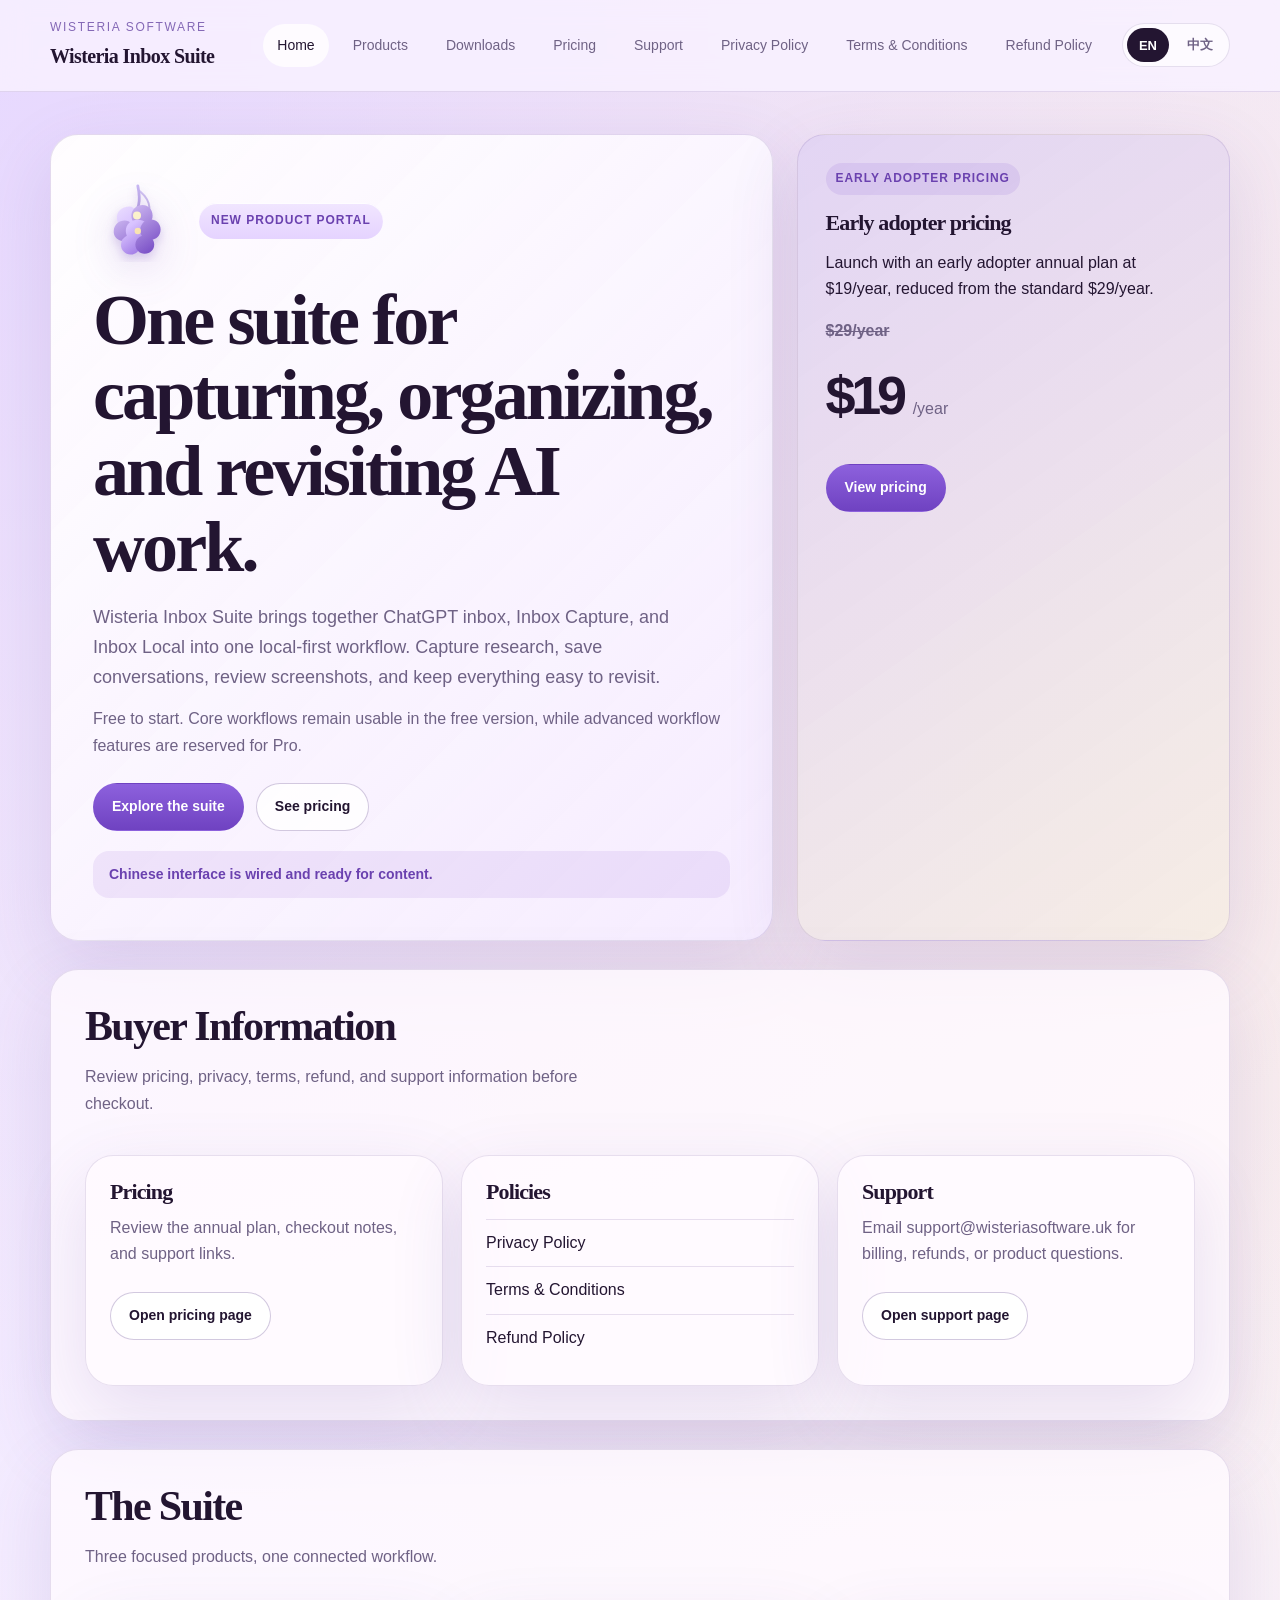
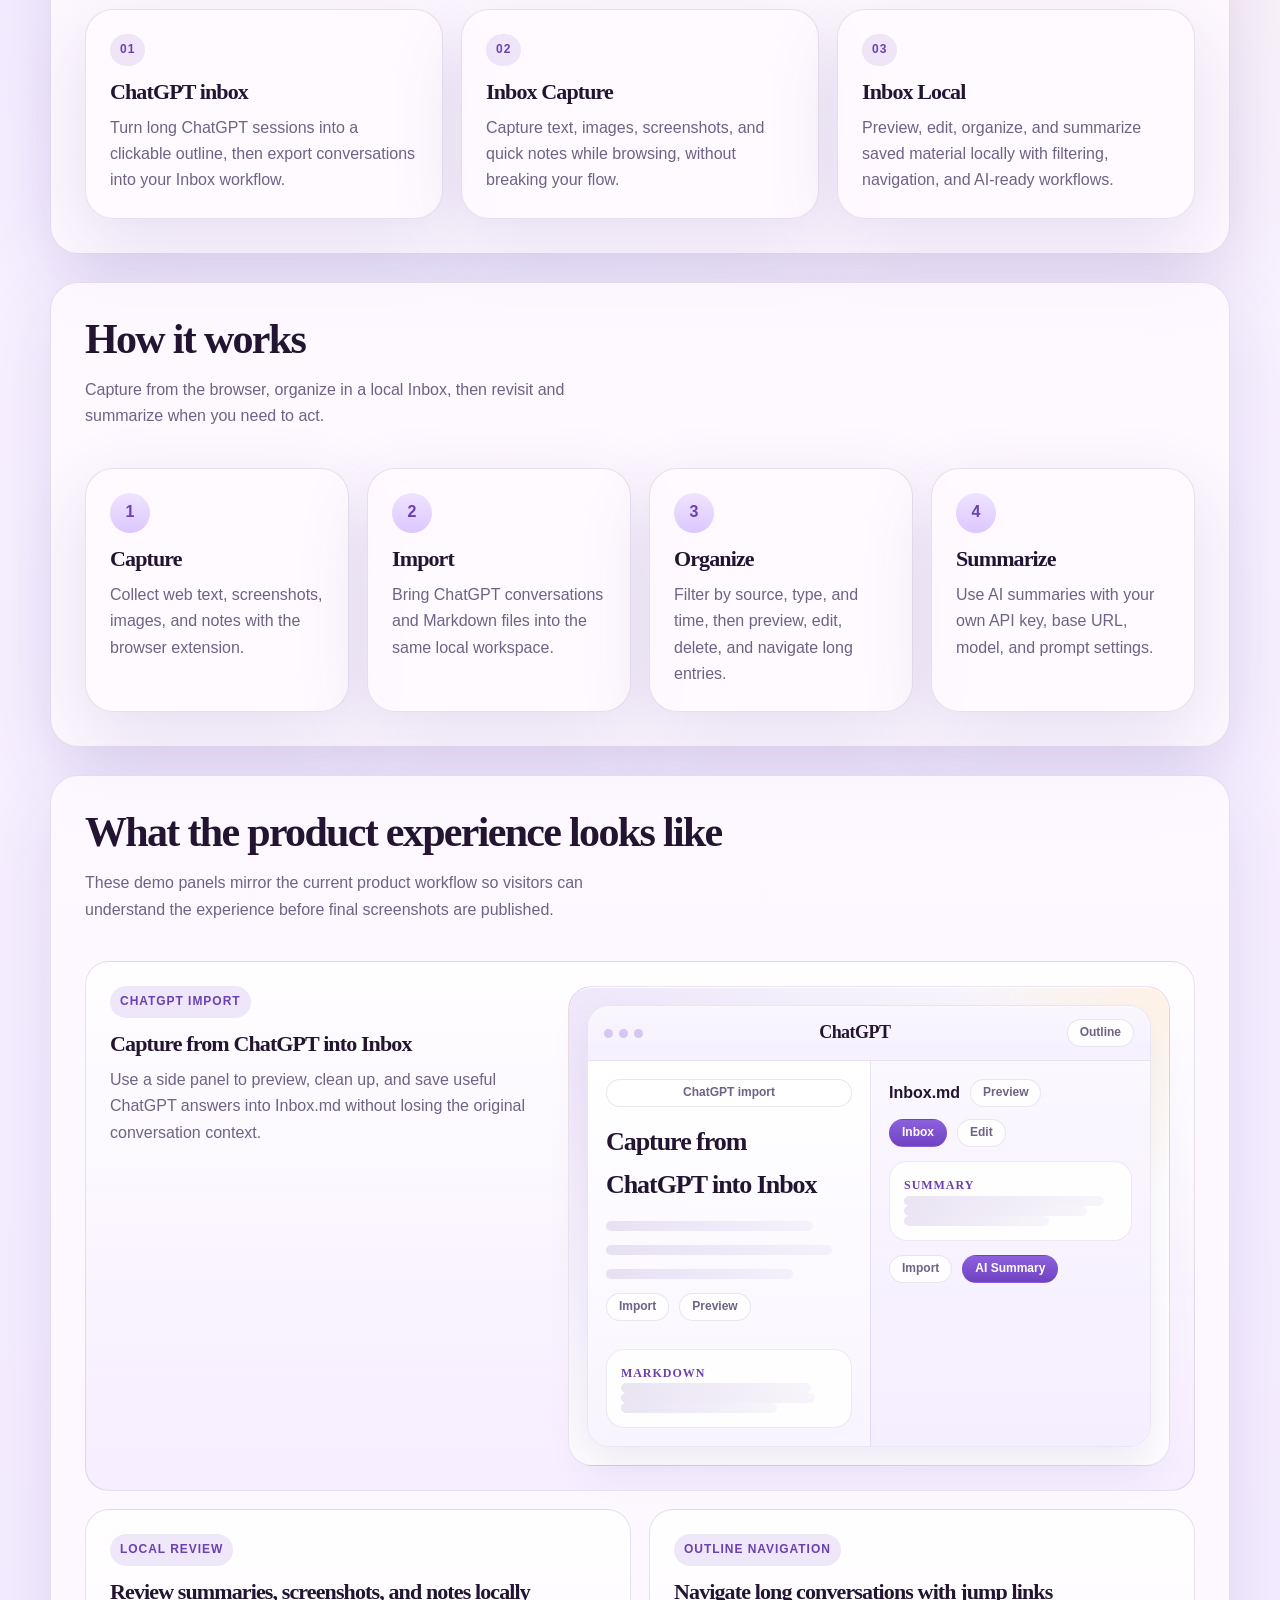
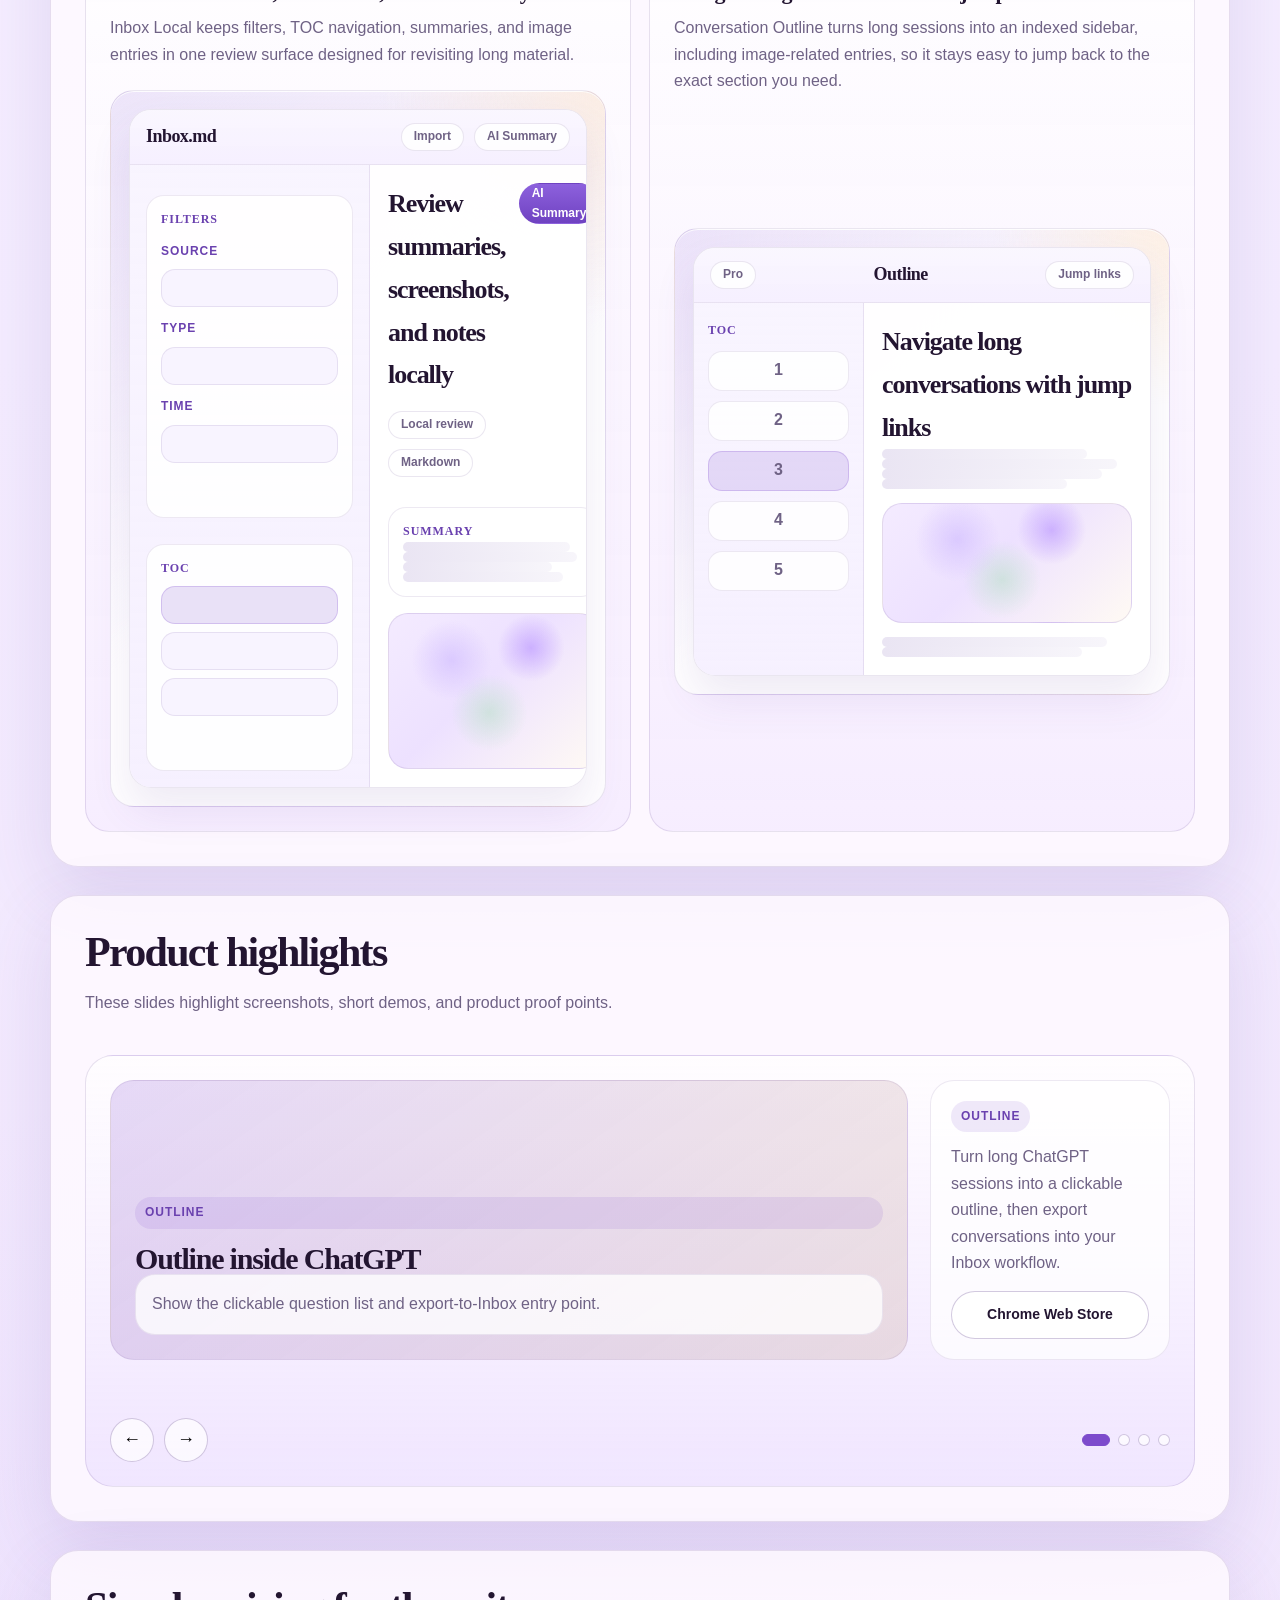
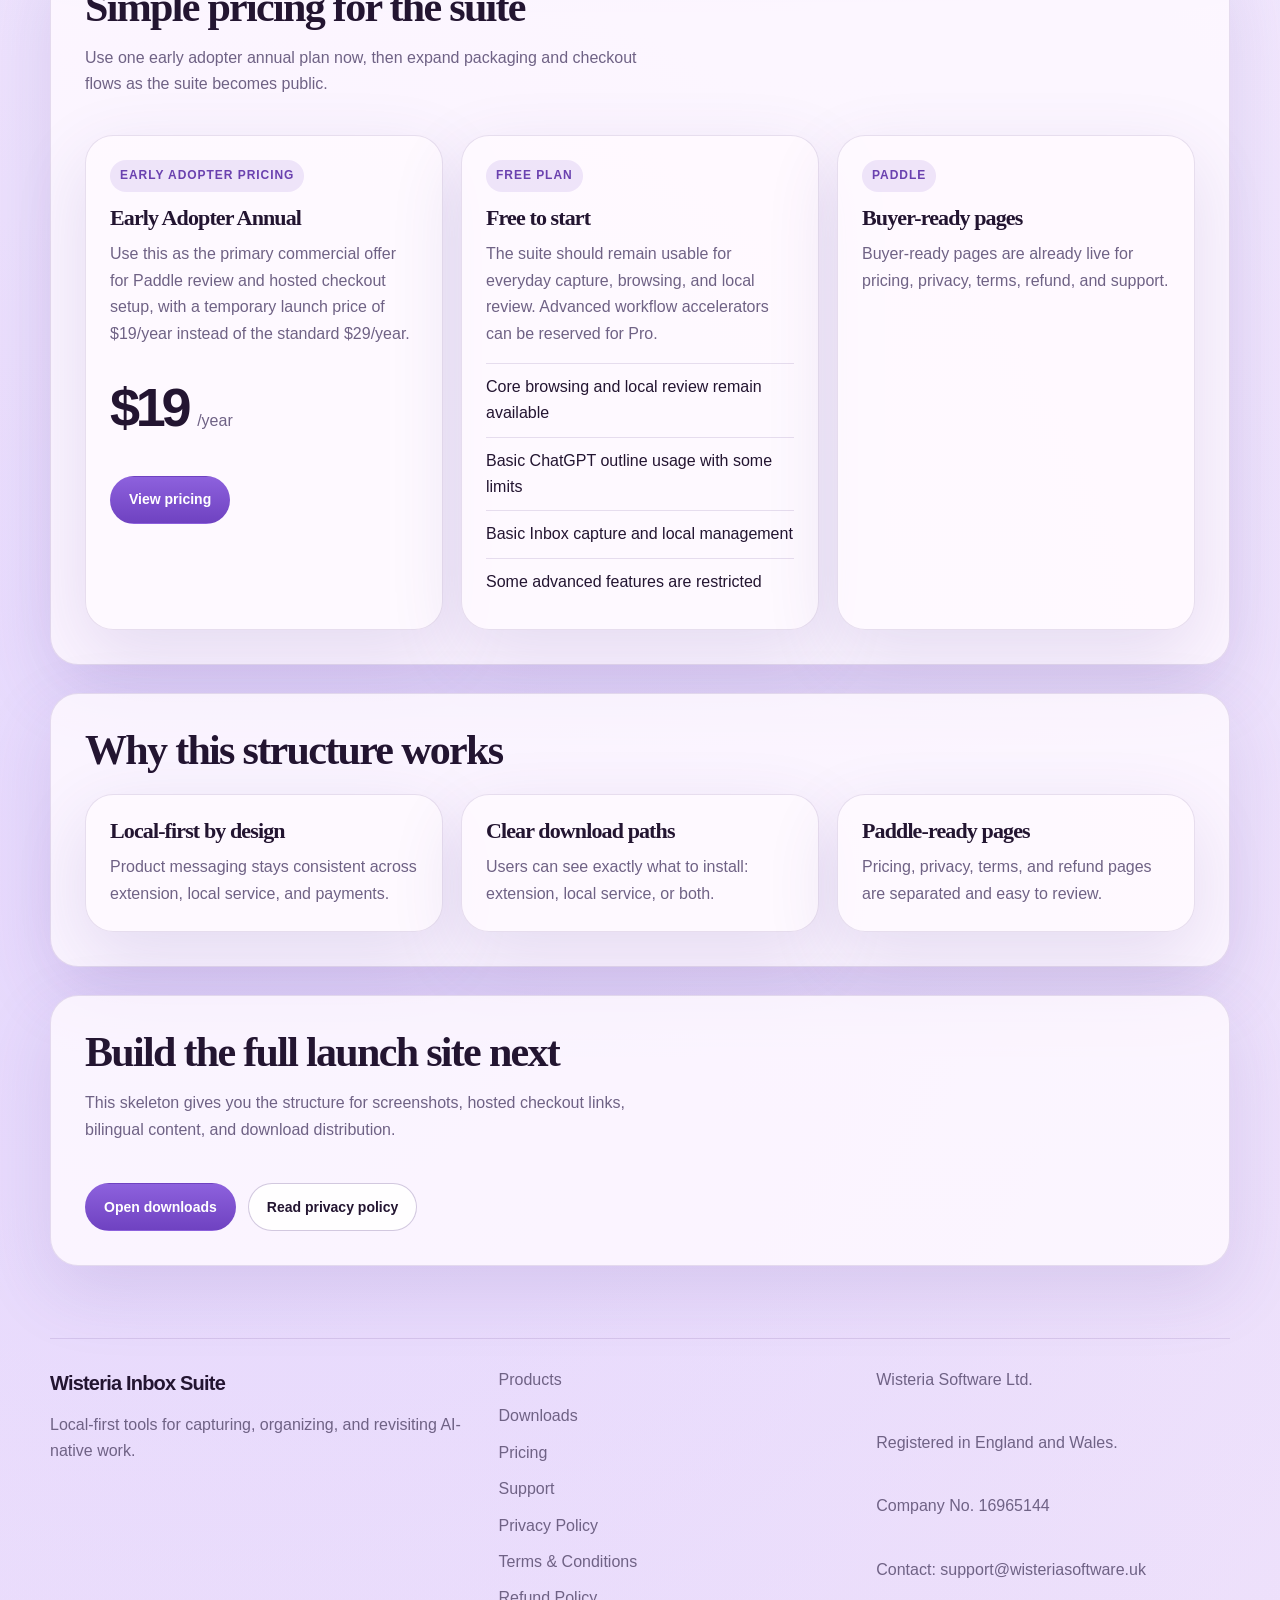
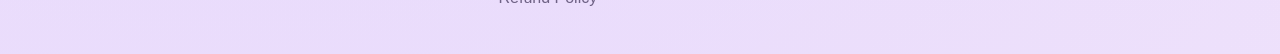
<file: index.html>
<!DOCTYPE html>
<html lang="en">
<head>
  <meta charset="UTF-8" />
  <meta name="viewport" content="width=device-width, initial-scale=1.0" />
  <title>Wisteria Inbox Suite</title>
  <meta name="description" content="Wisteria Inbox Suite product portal." />
  <link rel="icon" type="image/svg+xml" href="./assets/img/wisteria-bloom.svg" />
  <link rel="stylesheet" href="./assets/css/site.css" />
</head>
<body data-page="home" data-root="." data-title-key="home.title" data-description-key="home.description">
  <div id="site-header">
    <header class="site-header">
      <div class="shell nav-shell">
        <a class="brand-lockup" href="./index.html">
          <span class="brand-kicker">Wisteria Software</span>
          <span class="brand-name">Wisteria Inbox Suite</span>
        </a>
        <div class="nav-cluster">
          <nav class="site-nav" aria-label="Primary">
            <a class="nav-link is-active" href="./index.html">Home</a>
            <a class="nav-link" href="./products/index.html">Products</a>
            <a class="nav-link" href="./downloads/index.html">Downloads</a>
            <a class="nav-link" href="./pricing/index.html">Pricing</a>
            <a class="nav-link" href="./support/index.html">Support</a>
            <a class="nav-link" href="./privacy/index.html">Privacy Policy</a>
            <a class="nav-link" href="./terms/index.html">Terms &amp; Conditions</a>
            <a class="nav-link" href="./refund/index.html">Refund Policy</a>
          </nav>
        </div>
      </div>
    </header>
  </div>

  <main>
    <div class="shell page-stack">
      <section class="hero-grid">
        <div class="hero-panel">
          <div class="hero-mark">
            <img class="hero-mark-icon" src="./assets/img/wisteria-bloom.svg" alt="Wisteria flower icon" />
            <div class="eyebrow" data-i18n="home.eyebrow">New Product Portal</div>
          </div>
          <h1 data-i18n="home.heroTitle">One suite for capturing, organizing, and revisiting AI work.</h1>
          <p class="lead" data-i18n="home.heroBody">Wisteria Inbox Suite brings together ChatGPT inbox, Inbox Capture, and Inbox Local into one local-first workflow.</p>
          <p class="muted" style="margin-top:14px;" data-i18n="home.heroNote">Free to start, with Pro features for advanced workflows.</p>
          <div class="hero-actions">
            <a class="btn" href="./products/index.html" data-i18n="home.heroPrimary">Explore the suite</a>
            <a class="btn-secondary" href="./pricing/index.html" data-i18n="home.heroSecondary">See pricing</a>
          </div>
          <div class="notice-strip" data-i18n="common.localizedDraft">Chinese interface is wired and ready for content.</div>
        </div>

        <aside class="hero-sidecard">
          <div class="card-tag" data-i18n="common.earlyAdopter">Early adopter pricing</div>
          <h3 style="margin-top:16px;" data-i18n="home.heroCardTitle">Early adopter pricing</h3>
          <p data-i18n="home.heroCardBody">Launch with an early adopter annual plan at $19/year, reduced from the standard $29/year.</p>
          <div class="price-block">
            <div class="price-stack">
              <div class="price-original" data-i18n="common.originalAnnualPrice">$29/year</div>
              <div class="price-row">
                <div class="price-value">$19</div>
                <div class="muted" data-i18n="common.annualSuffix">/year</div>
              </div>
            </div>
          </div>
          <div class="button-row">
            <a class="btn" href="./pricing/index.html" data-i18n="common.viewPricing">View pricing</a>
          </div>
        </aside>
      </section>

      <section class="section-panel">
        <div class="section-head">
          <div>
            <h2>Buyer Information</h2>
            <p class="section-copy">Review pricing, privacy, terms, refund, and support information before checkout.</p>
          </div>
        </div>
        <div class="grid-3">
          <article class="card">
            <h3>Pricing</h3>
            <p>Review the annual plan, checkout notes, and support links.</p>
            <div class="button-row">
              <a class="btn-secondary" href="./pricing/index.html">Open pricing page</a>
            </div>
          </article>
          <article class="card">
            <h3>Policies</h3>
            <ul class="list">
              <li><a href="./privacy/index.html">Privacy Policy</a></li>
              <li><a href="./terms/index.html">Terms &amp; Conditions</a></li>
              <li><a href="./refund/index.html">Refund Policy</a></li>
            </ul>
          </article>
          <article class="card">
            <h3>Support</h3>
            <p>Email <a href="#" data-mailto="support@wisteriasoftware.uk"><!--email_off-->support@wisteriasoftware.uk<!--/email_off--></a> for billing, refunds, or product questions.</p>
            <div class="button-row">
              <a class="btn-secondary" href="./support/index.html">Open support page</a>
            </div>
          </article>
        </div>
      </section>

      <section class="section-panel">
        <div class="section-head">
          <div>
            <h2 data-i18n="home.suiteTitle"></h2>
            <p class="section-copy" data-i18n="home.suiteBody"></p>
          </div>
        </div>
        <div class="grid-3">
          <article class="card">
            <div class="card-tag">01</div>
            <h3 style="margin-top:14px;" data-i18n="home.suite1Title"></h3>
            <p data-i18n="home.suite1Body"></p>
          </article>
          <article class="card">
            <div class="card-tag">02</div>
            <h3 style="margin-top:14px;" data-i18n="home.suite2Title"></h3>
            <p data-i18n="home.suite2Body"></p>
          </article>
          <article class="card">
            <div class="card-tag">03</div>
            <h3 style="margin-top:14px;" data-i18n="home.suite3Title"></h3>
            <p data-i18n="home.suite3Body"></p>
          </article>
        </div>
      </section>

      <section class="section-panel">
        <div class="section-head">
          <div>
            <h2 data-i18n="home.workflowTitle"></h2>
            <p class="section-copy" data-i18n="home.workflowBody"></p>
          </div>
        </div>
        <div class="grid-4">
          <article class="card">
            <div class="workflow-index">1</div>
            <h3 style="margin-top:14px;" data-i18n="home.workflow1Title"></h3>
            <p data-i18n="home.workflow1Body"></p>
          </article>
          <article class="card">
            <div class="workflow-index">2</div>
            <h3 style="margin-top:14px;" data-i18n="home.workflow2Title"></h3>
            <p data-i18n="home.workflow2Body"></p>
          </article>
          <article class="card">
            <div class="workflow-index">3</div>
            <h3 style="margin-top:14px;" data-i18n="home.workflow3Title"></h3>
            <p data-i18n="home.workflow3Body"></p>
          </article>
          <article class="card">
            <div class="workflow-index">4</div>
            <h3 style="margin-top:14px;" data-i18n="home.workflow4Title"></h3>
            <p data-i18n="home.workflow4Body"></p>
          </article>
        </div>
      </section>

      <section class="section-panel">
        <div class="section-head">
          <div>
            <h2 data-i18n="home.tourTitle"></h2>
            <p class="section-copy" data-i18n="home.tourBody"></p>
          </div>
        </div>
        <div class="tour-grid">
          <article class="story-card is-wide">
            <div class="story-copy">
              <div class="card-tag" data-i18n="home.storyTag1"></div>
              <h3 style="margin-top:14px;" data-i18n="home.story1Title"></h3>
              <p data-i18n="home.story1Body"></p>
            </div>
            <div class="demo-surface demo-split">
              <div class="demo-window">
                <div class="demo-toolbar">
                  <div class="demo-dots">
                    <span class="demo-dot"></span>
                    <span class="demo-dot"></span>
                    <span class="demo-dot"></span>
                  </div>
                  <div class="demo-toolbar-title" data-i18n="demo.chatgpt"></div>
                  <div class="demo-toolbar-chip" data-i18n="demo.outline"></div>
                </div>
                <div class="demo-chat-layout">
                  <div class="demo-conversation">
                    <div class="demo-pill" data-i18n="home.storyTag1"></div>
                    <div class="demo-heading" data-i18n="home.story1Title"></div>
                    <div class="demo-line" style="width: 84%;"></div>
                    <div class="demo-line" style="width: 92%;"></div>
                    <div class="demo-line" style="width: 76%;"></div>
                    <div class="demo-bubble-row">
                      <div class="demo-bubble" data-i18n="demo.import"></div>
                      <div class="demo-bubble" data-i18n="demo.preview"></div>
                    </div>
                    <div class="demo-card-block">
                      <div class="demo-subtitle" data-i18n="demo.markdown"></div>
                      <div class="demo-line" style="width: 88%;"></div>
                      <div class="demo-line" style="width: 90%;"></div>
                      <div class="demo-line" style="width: 72%;"></div>
                    </div>
                  </div>
                  <aside class="demo-sidepanel">
                    <div class="demo-sidehead">
                      <strong data-i18n="demo.inboxMd"></strong>
                      <span class="demo-toolbar-chip" data-i18n="demo.preview"></span>
                    </div>
                    <div class="demo-tabs">
                      <span class="demo-mini-tab is-active" data-i18n="demo.inbox"></span>
                      <span class="demo-mini-tab" data-i18n="demo.edit"></span>
                    </div>
                    <div class="demo-card-block">
                      <div class="demo-subtitle" data-i18n="demo.summary"></div>
                      <div class="demo-line" style="width: 94%;"></div>
                      <div class="demo-line" style="width: 86%;"></div>
                      <div class="demo-line" style="width: 68%;"></div>
                    </div>
                    <div class="demo-action-row">
                      <span class="demo-badge" data-i18n="demo.import"></span>
                      <span class="demo-badge demo-badge-accent" data-i18n="demo.aiSummary"></span>
                    </div>
                  </aside>
                </div>
              </div>
            </div>
          </article>

          <article class="story-card">
            <div class="story-copy">
              <div class="card-tag" data-i18n="home.storyTag2"></div>
              <h3 style="margin-top:14px;" data-i18n="home.story2Title"></h3>
              <p data-i18n="home.story2Body"></p>
            </div>
            <div class="demo-surface demo-local">
              <div class="demo-window">
                <div class="demo-toolbar">
                  <div class="demo-toolbar-title" data-i18n="demo.inboxMd"></div>
                  <div class="demo-toolbar-actions">
                    <span class="demo-toolbar-chip" data-i18n="demo.import"></span>
                    <span class="demo-toolbar-chip" data-i18n="demo.aiSummary"></span>
                  </div>
                </div>
                <div class="demo-local-layout">
                  <aside class="demo-left-rail">
                    <div class="demo-rail-card">
                      <div class="demo-subtitle" data-i18n="demo.filters"></div>
                      <div class="demo-filter-label" data-i18n="demo.source"></div>
                      <div class="demo-select"></div>
                      <div class="demo-filter-label" data-i18n="demo.type"></div>
                      <div class="demo-select"></div>
                      <div class="demo-filter-label" data-i18n="demo.time"></div>
                      <div class="demo-select"></div>
                    </div>
                    <div class="demo-rail-card">
                      <div class="demo-subtitle" data-i18n="demo.toc"></div>
                      <div class="demo-toc-item is-active"></div>
                      <div class="demo-toc-item"></div>
                      <div class="demo-toc-item"></div>
                    </div>
                  </aside>
                  <div class="demo-main-panel">
                    <div class="demo-content-head">
                      <div>
                        <div class="demo-heading" data-i18n="home.story2Title"></div>
                        <div class="demo-meta-row">
                          <span class="demo-meta-chip" data-i18n="demo.localReview"></span>
                          <span class="demo-meta-chip" data-i18n="demo.markdown"></span>
                        </div>
                      </div>
                      <span class="demo-badge demo-badge-accent" data-i18n="demo.aiSummary"></span>
                    </div>
                    <div class="demo-summary-card">
                      <div class="demo-subtitle" data-i18n="demo.summary"></div>
                      <div class="demo-line" style="width: 92%;"></div>
                      <div class="demo-line" style="width: 96%;"></div>
                      <div class="demo-line" style="width: 82%;"></div>
                      <div class="demo-line" style="width: 88%;"></div>
                    </div>
                    <div class="demo-image-card"></div>
                  </div>
                </div>
              </div>
            </div>
          </article>

          <article class="story-card">
            <div class="story-copy">
              <div class="card-tag" data-i18n="home.storyTag3"></div>
              <h3 style="margin-top:14px;" data-i18n="home.story3Title"></h3>
              <p data-i18n="home.story3Body"></p>
            </div>
            <div class="demo-surface demo-outline-nav">
              <div class="demo-window">
                <div class="demo-toolbar">
                  <div class="demo-toolbar-chip" data-i18n="demo.pro"></div>
                  <div class="demo-toolbar-title" data-i18n="demo.outline"></div>
                  <div class="demo-toolbar-chip" data-i18n="demo.jumpLinks"></div>
                </div>
                <div class="demo-outline-layout">
                  <aside class="demo-outline-rail">
                    <div class="demo-rail-title" data-i18n="demo.toc"></div>
                    <div class="demo-number-item">1</div>
                    <div class="demo-number-item">2</div>
                    <div class="demo-number-item is-active">3</div>
                    <div class="demo-number-item">4</div>
                    <div class="demo-number-item">5</div>
                  </aside>
                  <div class="demo-outline-main">
                    <div class="demo-heading" data-i18n="home.story3Title"></div>
                    <div class="demo-line" style="width: 82%;"></div>
                    <div class="demo-line" style="width: 94%;"></div>
                    <div class="demo-line" style="width: 88%;"></div>
                    <div class="demo-line" style="width: 74%;"></div>
                    <div class="demo-image-banner"></div>
                    <div class="demo-line" style="width: 90%;"></div>
                    <div class="demo-line" style="width: 80%;"></div>
                  </div>
                </div>
              </div>
            </div>
          </article>
        </div>
      </section>

      <section class="section-panel">
        <div class="section-head">
          <div>
            <h2 data-i18n="home.carouselTitle"></h2>
            <p class="section-copy" data-i18n="home.carouselBody"></p>
          </div>
        </div>
        <div class="carousel-shell" data-carousel>
          <div class="carousel-frame">
            <article class="carousel-slide">
              <div class="slide-visual">
                <div class="slide-tag" data-i18n="home.slideTag1"></div>
                <h3 class="slide-title" data-i18n="home.slide1Title"></h3>
                <div class="slide-caption">
                  <div class="muted" data-i18n="home.slide1Body"></div>
                </div>
              </div>
              <div class="slide-side">
                <div>
                  <div class="card-tag" data-i18n="home.slideTag1"></div>
                  <p class="slide-copy" data-i18n="home.suite1Body"></p>
                </div>
                <a class="btn-secondary" data-config-href="links.outlineChromeUrl" target="_blank" rel="noopener" data-i18n="common.chromeStore"></a>
              </div>
            </article>

            <article class="carousel-slide">
              <div class="slide-visual">
                <div class="slide-tag" data-i18n="home.slideTag2"></div>
                <h3 class="slide-title" data-i18n="home.slide2Title"></h3>
                <div class="slide-caption">
                  <div class="muted" data-i18n="home.slide2Body"></div>
                </div>
              </div>
              <div class="slide-side">
                <div>
                  <div class="card-tag" data-i18n="home.slideTag2"></div>
                  <p class="slide-copy" data-i18n="home.suite2Body"></p>
                </div>
                <a class="btn-ghost" data-config-href="links.inboxExtensionUrl" data-i18n="common.comingSoon"></a>
              </div>
            </article>

            <article class="carousel-slide">
              <div class="slide-visual">
                <div class="slide-tag" data-i18n="home.slideTag3"></div>
                <h3 class="slide-title" data-i18n="home.slide3Title"></h3>
                <div class="slide-caption">
                  <div class="muted" data-i18n="home.slide3Body"></div>
                </div>
              </div>
              <div class="slide-side">
                <div>
                  <div class="card-tag" data-i18n="home.slideTag3"></div>
                  <p class="slide-copy" data-i18n="home.suite3Body"></p>
                </div>
                <a class="btn-ghost" data-config-href="links.inboxLocalMacUrl" data-i18n="common.downloadMac"></a>
              </div>
            </article>

            <article class="carousel-slide">
              <div class="slide-visual">
                <div class="slide-tag" data-i18n="home.slideTag4"></div>
                <h3 class="slide-title" data-i18n="home.slide4Title"></h3>
                <div class="slide-caption">
                  <div class="muted" data-i18n="home.slide4Body"></div>
                </div>
              </div>
              <div class="slide-side">
                <div>
                  <div class="card-tag" data-i18n="home.slideTag4"></div>
                  <p class="slide-copy" data-i18n="home.workflow4Body"></p>
                </div>
                <a class="btn-secondary" href="./privacy/index.html" data-i18n="nav.privacy"></a>
              </div>
            </article>
          </div>

          <div class="carousel-controls">
            <div class="carousel-nav">
              <button class="icon-btn" type="button" data-carousel-prev aria-label="Previous slide">&#8592;</button>
              <button class="icon-btn" type="button" data-carousel-next aria-label="Next slide">&#8594;</button>
            </div>
            <div class="carousel-dots" data-carousel-dots></div>
          </div>
        </div>
      </section>

      <section class="section-panel">
        <div class="section-head">
          <div>
            <h2 data-i18n="home.pricingTitle"></h2>
            <p class="section-copy" data-i18n="home.pricingBody"></p>
          </div>
        </div>
        <div class="grid-3">
          <article class="card">
            <div class="card-tag" data-i18n="common.earlyAdopter"></div>
            <h3 style="margin-top:14px;" data-i18n="home.pricingCardTitle"></h3>
            <p data-i18n="home.pricingCardBody"></p>
            <div class="price-block">
              <div class="price-value">$19</div>
              <div class="muted" data-i18n="common.annualSuffix"></div>
            </div>
            <div class="button-row">
              <a class="btn" href="./pricing/index.html" data-i18n="common.viewPricing"></a>
            </div>
          </article>
          <article class="card">
            <div class="card-tag" data-i18n="common.freePlan"></div>
            <h3 style="margin-top:14px;" data-i18n="home.freeTitle"></h3>
            <p data-i18n="home.freeBody"></p>
            <ul class="list">
              <li data-i18n="home.freeFeature1"></li>
              <li data-i18n="home.freeFeature2"></li>
              <li data-i18n="home.freeFeature3"></li>
              <li data-i18n="home.freeFeature4"></li>
            </ul>
          </article>
          <article class="card">
            <div class="card-tag" data-i18n="common.paddle"></div>
            <h3 style="margin-top:14px;" data-i18n="pricing.checkoutCardTitle"></h3>
            <p data-i18n="common.checkoutPlaceholder"></p>
          </article>
        </div>
      </section>

      <section class="section-panel">
        <div class="section-head">
          <div>
            <h2 data-i18n="home.featureTitle"></h2>
          </div>
        </div>
        <div class="grid-3">
          <article class="card">
            <h3 data-i18n="home.feature1Title"></h3>
            <p data-i18n="home.feature1Body"></p>
          </article>
          <article class="card">
            <h3 data-i18n="home.feature2Title"></h3>
            <p data-i18n="home.feature2Body"></p>
          </article>
          <article class="card">
            <h3 data-i18n="home.feature3Title"></h3>
            <p data-i18n="home.feature3Body"></p>
          </article>
        </div>
      </section>

      <section class="section-panel">
        <div class="section-head">
          <div>
            <h2 data-i18n="home.ctaTitle"></h2>
            <p class="section-copy" data-i18n="home.ctaBody"></p>
          </div>
        </div>
        <div class="section-actions">
          <a class="btn" href="./downloads/index.html" data-i18n="home.ctaPrimary"></a>
          <a class="btn-secondary" href="./privacy/index.html" data-i18n="home.ctaSecondary"></a>
        </div>
      </section>
    </div>
  </main>

  <div id="site-footer">
    <footer class="site-footer">
      <div class="shell footer-grid">
        <div>
          <div class="footer-brand">Wisteria Inbox Suite</div>
          <p class="footer-copy">Local-first tools for capturing, organizing, and revisiting AI-native work.</p>
        </div>
        <div class="footer-links">
          <a href="./products/index.html">Products</a>
          <a href="./downloads/index.html">Downloads</a>
          <a href="./pricing/index.html">Pricing</a>
          <a href="./support/index.html">Support</a>
          <a href="./privacy/index.html">Privacy Policy</a>
          <a href="./terms/index.html">Terms &amp; Conditions</a>
          <a href="./refund/index.html">Refund Policy</a>
        </div>
        <div class="footer-meta">
          <div>Wisteria Software Ltd.</div>
          <div>Registered in England and Wales.</div>
          <div>Company No. 16965144</div>
          <div>Contact: <a href="#" data-mailto="support@wisteriasoftware.uk"><!--email_off-->support@wisteriasoftware.uk<!--/email_off--></a></div>
        </div>
      </div>
    </footer>
  </div>

  <script src="./assets/data/site.config.js"></script>
  <script src="./assets/data/site.en.js"></script>
  <script src="./assets/data/site.zh.js"></script>
  <script src="./assets/js/i18n.js"></script>
  <script src="./assets/js/site.js"></script>
</body>
</html>
</file>
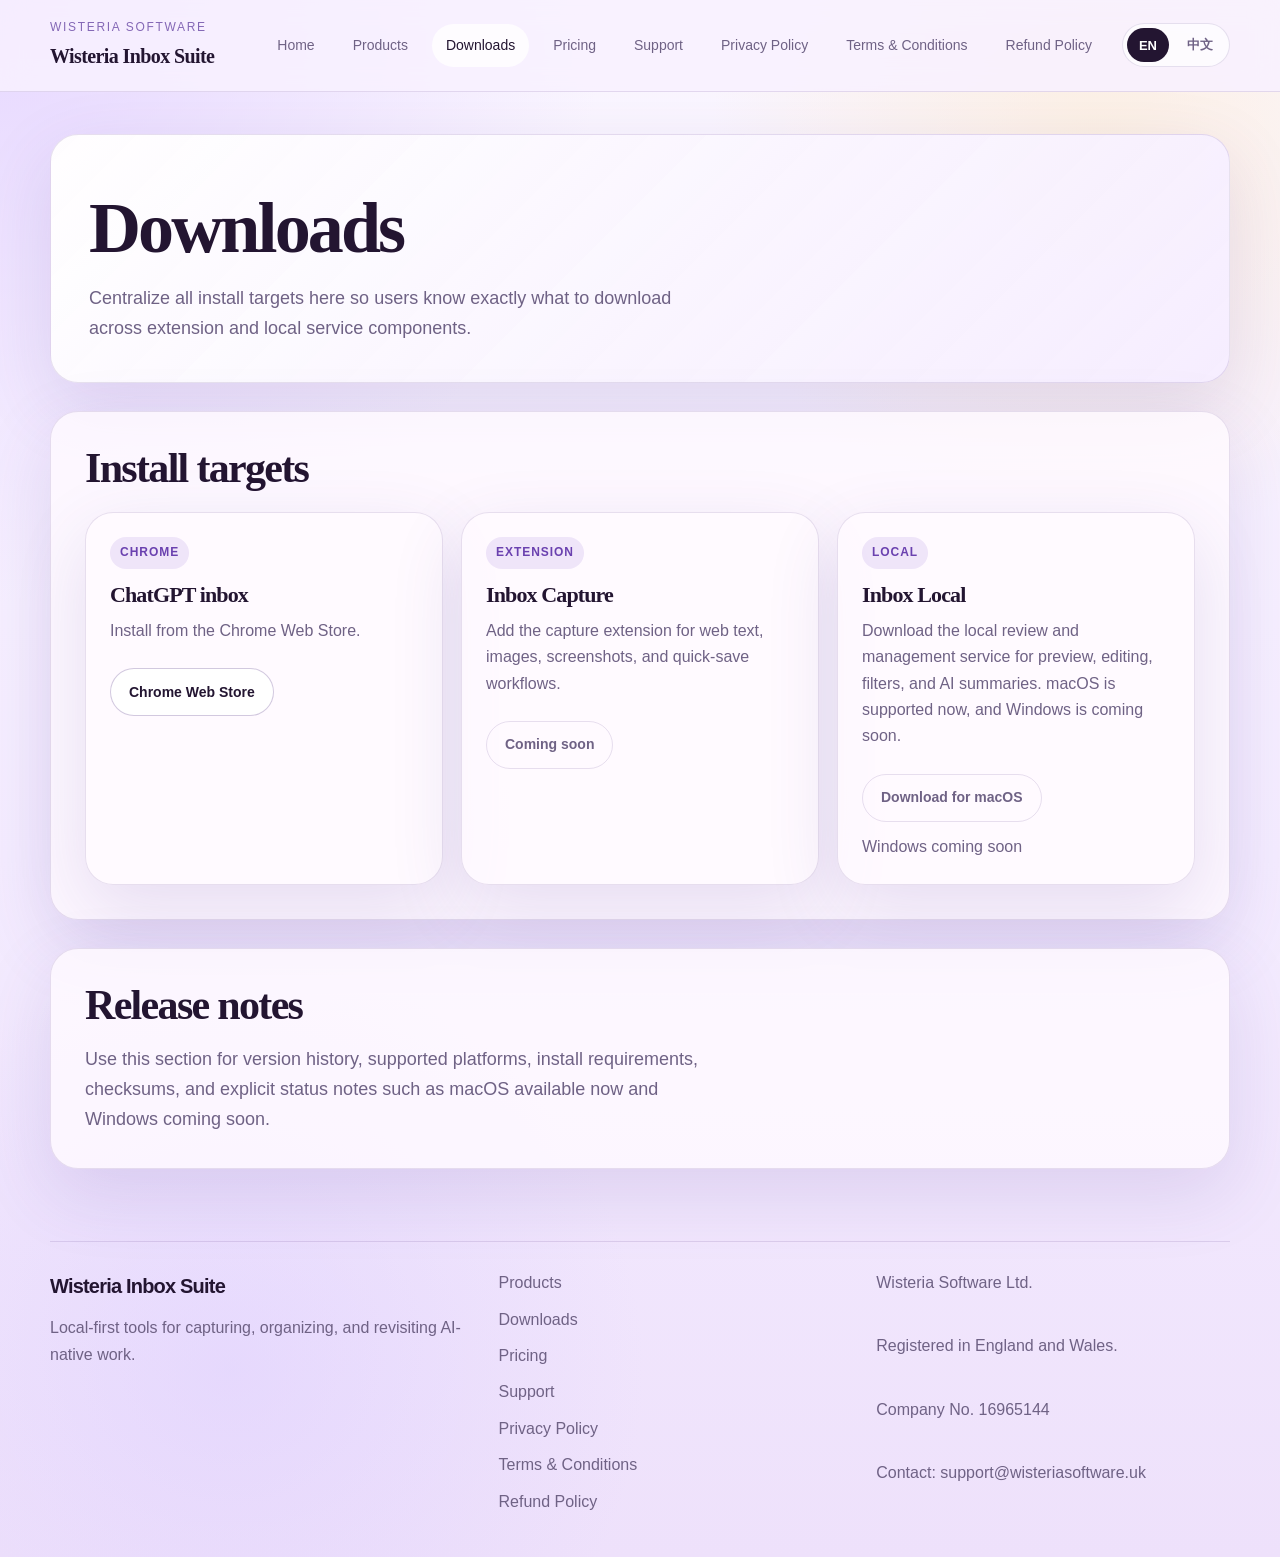
<file: downloads/index.html>
<!DOCTYPE html>
<html lang="en">
<head>
  <meta charset="UTF-8" />
  <meta name="viewport" content="width=device-width, initial-scale=1.0" />
  <title>Downloads</title>
  <meta name="description" content="Downloads" />
  <link rel="icon" type="image/svg+xml" href="../assets/img/wisteria-bloom.svg" />
  <link rel="stylesheet" href="../assets/css/site.css" />
</head>
<body data-page="downloads" data-root=".." data-title-key="downloads.title" data-description-key="downloads.description">
  <div id="site-header"></div>
  <main>
    <div class="shell page-stack">
      <section class="hero-panel page-hero">
        <h1 data-i18n="downloads.heroTitle"></h1>
        <p class="lead" data-i18n="downloads.heroBody"></p>
      </section>
      <section class="section-panel">
        <div class="section-head">
          <div>
            <h2 data-i18n="downloads.sectionTitle"></h2>
          </div>
        </div>
        <div class="grid-3">
          <article class="card">
            <div class="card-tag" data-i18n="common.chrome"></div>
            <h3 style="margin-top:14px;" data-i18n="downloads.card1Title"></h3>
            <p data-i18n="downloads.card1Body"></p>
            <div class="button-row">
              <a class="btn-secondary" data-config-href="links.outlineChromeUrl" target="_blank" rel="noopener" data-i18n="common.chromeStore"></a>
            </div>
          </article>
          <article class="card">
            <div class="card-tag" data-i18n="common.extension"></div>
            <h3 style="margin-top:14px;" data-i18n="downloads.card2Title"></h3>
            <p data-i18n="downloads.card2Body"></p>
            <div class="button-row">
              <a class="btn-ghost" data-config-href="links.inboxExtensionUrl" data-i18n="common.comingSoon"></a>
            </div>
          </article>
          <article class="card">
            <div class="card-tag" data-i18n="common.local"></div>
            <h3 style="margin-top:14px;" data-i18n="downloads.card3Title"></h3>
            <p data-i18n="downloads.card3Body"></p>
            <div class="button-row">
              <a class="btn-ghost" data-config-href="links.inboxLocalMacUrl" data-i18n="common.downloadMac"></a>
            </div>
            <p class="muted" data-i18n="common.windowsSoon"></p>
          </article>
        </div>
      </section>
      <section class="section-panel">
        <h2 data-i18n="downloads.notesTitle"></h2>
        <p class="lead" data-i18n="downloads.notesBody"></p>
      </section>
    </div>
  </main>
  <div id="site-footer"></div>
  <script src="../assets/data/site.config.js"></script>
  <script src="../assets/data/site.en.js"></script>
  <script src="../assets/data/site.zh.js"></script>
  <script src="../assets/js/i18n.js"></script>
  <script src="../assets/js/site.js"></script>
</body>
</html>
</file>
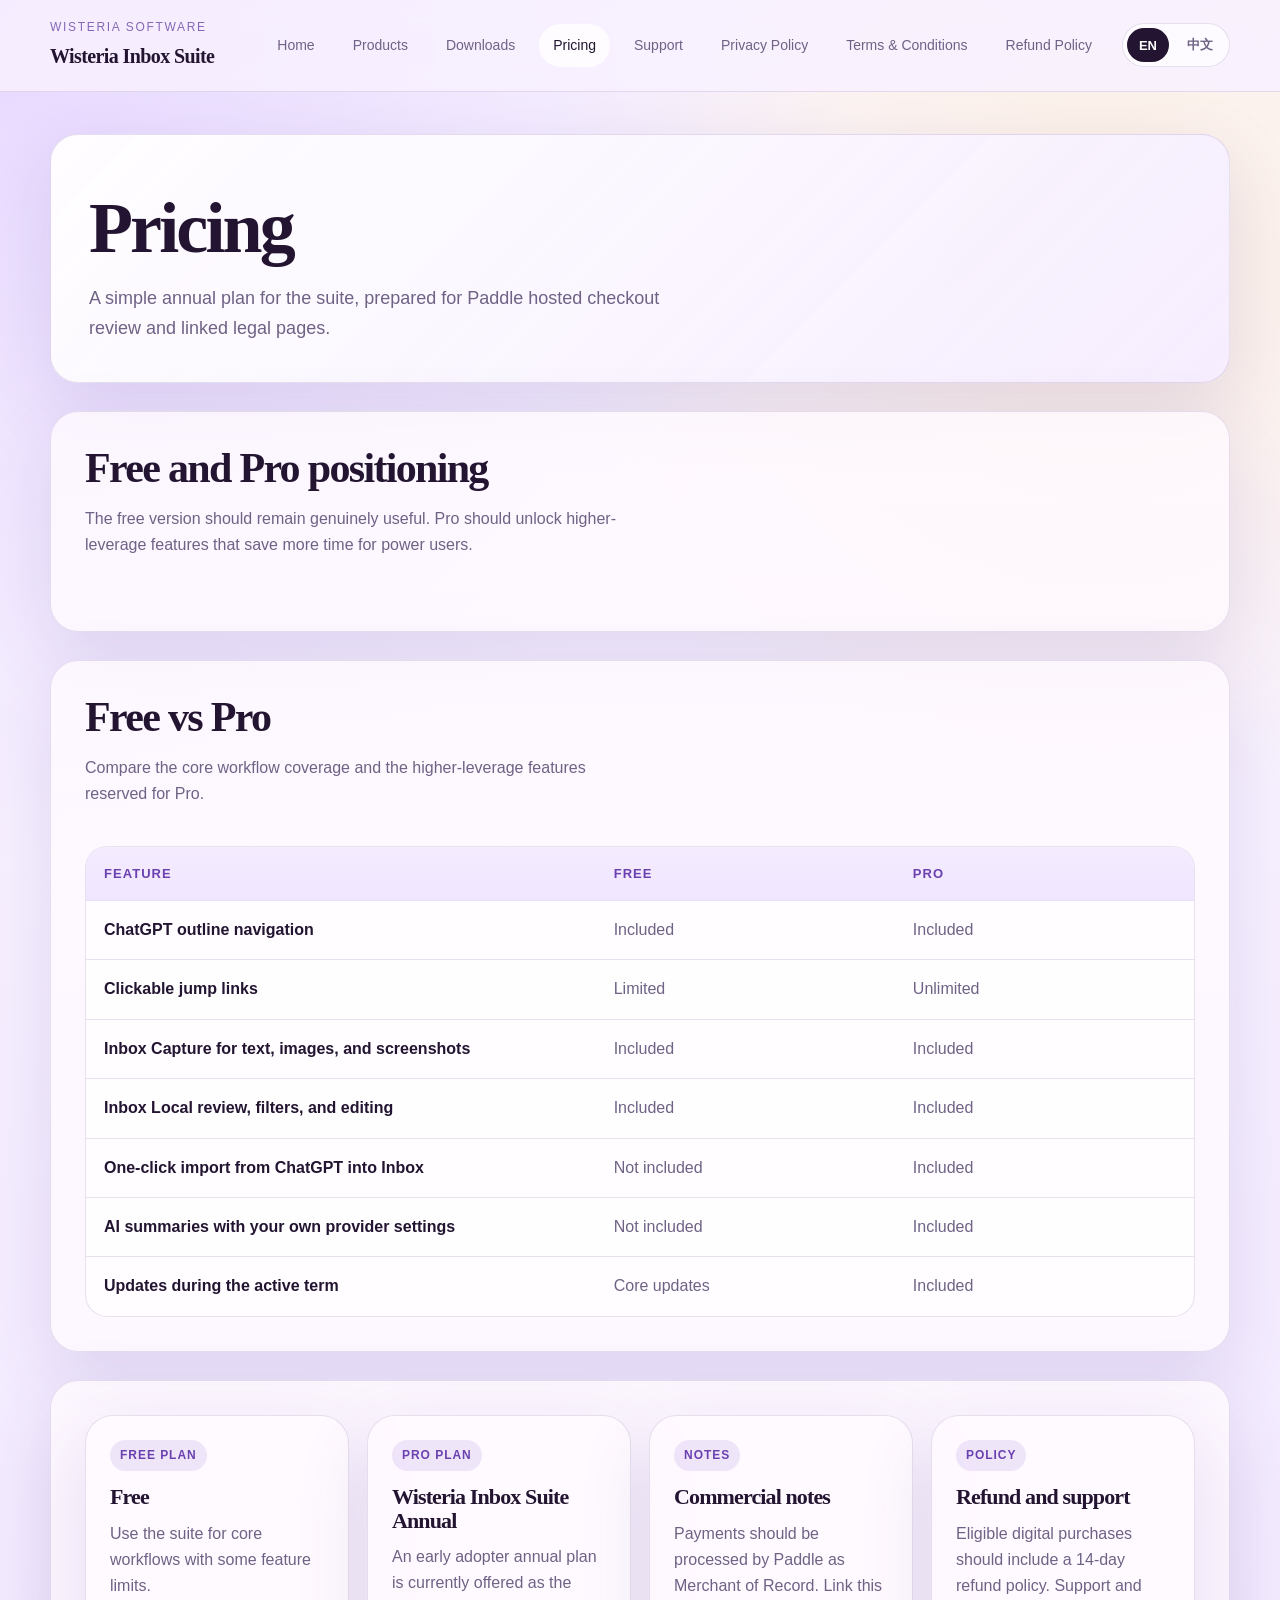
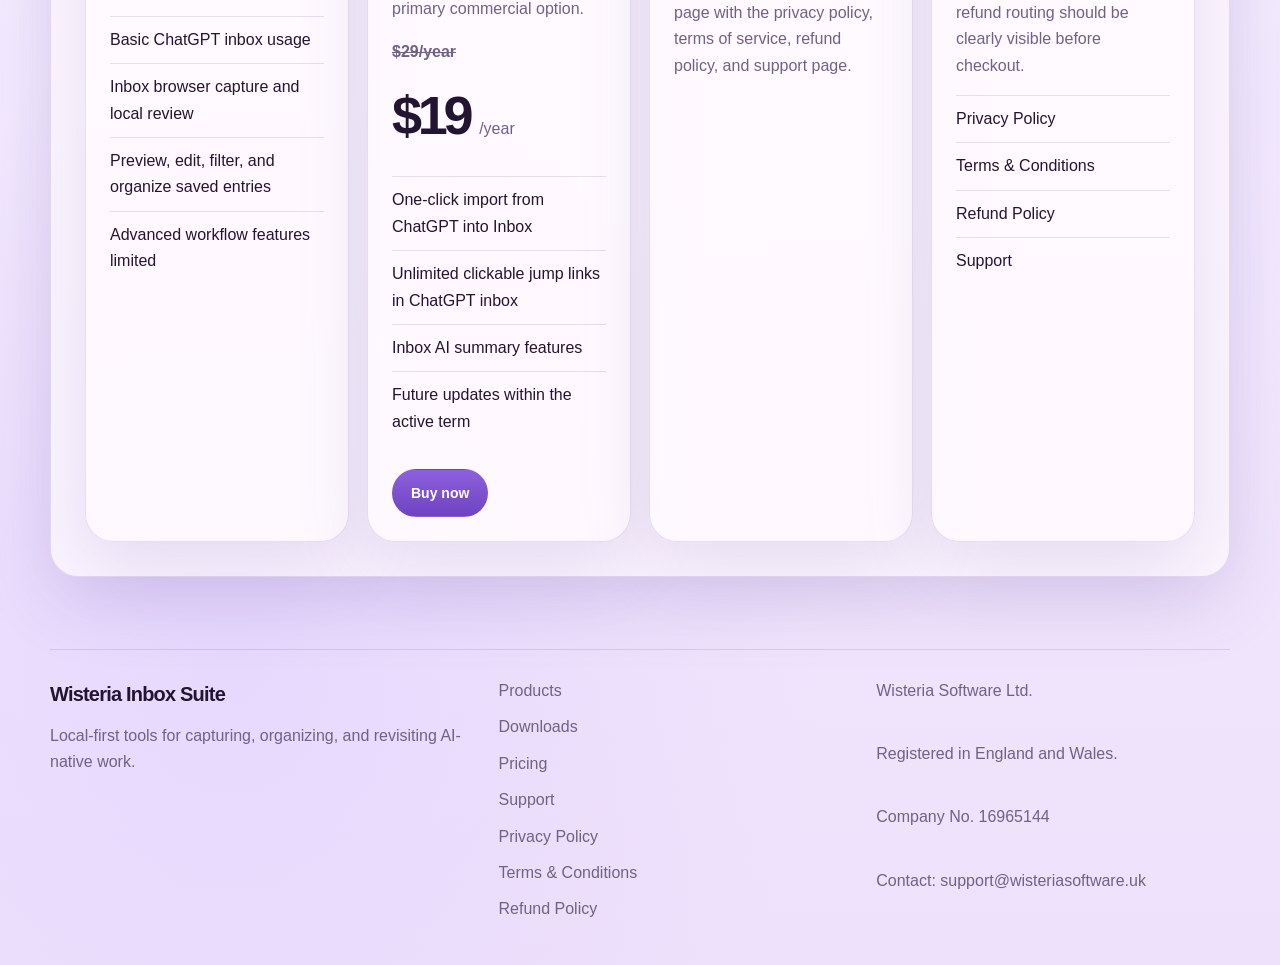
<file: pricing/index.html>
<!DOCTYPE html>
<html lang="en">
<head>
  <meta charset="UTF-8" />
  <meta name="viewport" content="width=device-width, initial-scale=1.0" />
  <title>Pricing</title>
  <meta name="description" content="Pricing" />
  <link rel="icon" type="image/svg+xml" href="../assets/img/wisteria-bloom.svg" />
  <link rel="stylesheet" href="../assets/css/site.css" />
</head>
<body data-page="pricing" data-root=".." data-title-key="pricing.title" data-description-key="pricing.description">
  <div id="site-header">
    <header class="site-header">
      <div class="shell nav-shell">
        <a class="brand-lockup" href="../index.html">
          <span class="brand-kicker">Wisteria Software</span>
          <span class="brand-name">Wisteria Inbox Suite</span>
        </a>
        <div class="nav-cluster">
          <nav class="site-nav" aria-label="Primary">
            <a class="nav-link" href="../index.html">Home</a>
            <a class="nav-link" href="../products/index.html">Products</a>
            <a class="nav-link" href="../downloads/index.html">Downloads</a>
            <a class="nav-link is-active" href="../pricing/index.html">Pricing</a>
            <a class="nav-link" href="../support/index.html">Support</a>
            <a class="nav-link" href="../privacy/index.html">Privacy Policy</a>
            <a class="nav-link" href="../terms/index.html">Terms &amp; Conditions</a>
            <a class="nav-link" href="../refund/index.html">Refund Policy</a>
          </nav>
        </div>
      </div>
    </header>
  </div>
  <main>
    <div class="shell page-stack">
      <section class="hero-panel page-hero">
        <h1 data-i18n="pricing.heroTitle">Pricing</h1>
        <p class="lead" data-i18n="pricing.heroBody">A simple annual plan for the suite, prepared for Paddle hosted checkout review and linked legal pages.</p>
      </section>
      <section class="section-panel">
        <div class="section-head">
          <div>
            <h2 data-i18n="pricing.introTitle">Free and Pro positioning</h2>
            <p class="section-copy" data-i18n="pricing.introBody">The free version remains useful for core workflows, while Pro unlocks higher-leverage features.</p>
          </div>
        </div>
      </section>
      <section class="section-panel">
        <div class="section-head">
          <div>
            <h2 data-i18n="pricing.compareTitle">Free vs Pro</h2>
            <p class="section-copy" data-i18n="pricing.compareBody">Compare the core workflow coverage and the higher-leverage features reserved for Pro.</p>
          </div>
        </div>
        <div class="pricing-table-wrap">
          <table class="pricing-table">
            <thead>
              <tr>
                <th data-i18n="pricing.compareColFeature">Feature</th>
                <th data-i18n="pricing.compareColFree">Free</th>
                <th data-i18n="pricing.compareColPro">Pro</th>
              </tr>
            </thead>
            <tbody>
              <tr>
                <th scope="row" data-i18n="pricing.compareRow1Label">ChatGPT outline navigation</th>
                <td data-i18n="pricing.compareRow1Free">Included</td>
                <td data-i18n="pricing.compareRow1Pro">Included</td>
              </tr>
              <tr>
                <th scope="row" data-i18n="pricing.compareRow2Label">Clickable jump links</th>
                <td data-i18n="pricing.compareRow2Free">Limited</td>
                <td data-i18n="pricing.compareRow2Pro">Unlimited</td>
              </tr>
              <tr>
                <th scope="row" data-i18n="pricing.compareRow3Label">Inbox Capture for text, images, and screenshots</th>
                <td data-i18n="pricing.compareRow3Free">Included</td>
                <td data-i18n="pricing.compareRow3Pro">Included</td>
              </tr>
              <tr>
                <th scope="row" data-i18n="pricing.compareRow4Label">Inbox Local review, filters, and editing</th>
                <td data-i18n="pricing.compareRow4Free">Included</td>
                <td data-i18n="pricing.compareRow4Pro">Included</td>
              </tr>
              <tr>
                <th scope="row" data-i18n="pricing.compareRow5Label">One-click import from ChatGPT into Inbox</th>
                <td data-i18n="pricing.compareRow5Free">Not included</td>
                <td data-i18n="pricing.compareRow5Pro">Included</td>
              </tr>
              <tr>
                <th scope="row" data-i18n="pricing.compareRow6Label">AI summaries with your own provider settings</th>
                <td data-i18n="pricing.compareRow6Free">Not included</td>
                <td data-i18n="pricing.compareRow6Pro">Included</td>
              </tr>
              <tr>
                <th scope="row" data-i18n="pricing.compareRow7Label">Updates during the active term</th>
                <td data-i18n="pricing.compareRow7Free">Core updates</td>
                <td data-i18n="pricing.compareRow7Pro">Included</td>
              </tr>
            </tbody>
          </table>
        </div>
      </section>
      <section class="section-panel">
        <div class="grid-4">
          <article class="card">
            <div class="card-tag" data-i18n="common.freePlan">Free plan</div>
            <h3 style="margin-top:14px;" data-i18n="pricing.freePlanTitle">Free</h3>
            <p data-i18n="pricing.freePlanBody">Use the suite for core workflows with some feature limits.</p>
            <ul class="list">
              <li data-i18n="pricing.freePlanFeature1">Basic ChatGPT inbox usage</li>
              <li data-i18n="pricing.freePlanFeature2">Inbox browser capture and local review</li>
              <li data-i18n="pricing.freePlanFeature3">Preview, edit, filter, and organize saved entries</li>
              <li data-i18n="pricing.freePlanFeature4">Advanced workflow features limited</li>
            </ul>
          </article>
          <article class="card">
            <div class="card-tag" data-i18n="common.proPlan">Pro plan</div>
            <h3 style="margin-top:14px;" data-i18n="pricing.planTitle">Wisteria Inbox Suite Annual</h3>
            <p data-i18n="pricing.planBody">An early adopter annual plan is currently offered as the primary commercial option.</p>
            <div class="price-block">
              <div class="price-stack">
                <div class="price-original" data-i18n="common.originalAnnualPrice">$29/year</div>
                <div class="price-row">
                  <div class="price-value">$19</div>
                  <div class="muted" data-i18n="common.annualSuffix">/year</div>
                </div>
              </div>
            </div>
            <ul class="list">
              <li data-i18n="pricing.proFeature1">One-click import from ChatGPT into Inbox</li>
              <li data-i18n="pricing.proFeature2">Unlimited clickable jump links in ChatGPT inbox</li>
              <li data-i18n="pricing.proFeature3">Inbox AI summary features</li>
              <li data-i18n="pricing.proFeature4">Future updates within the active term</li>
            </ul>
            <div class="button-row">
              <a class="btn" data-config-href="links.suiteCheckoutUrl" data-i18n="common.buyNow" href="#">Buy now</a>
            </div>
          </article>
          <article class="card">
            <div class="card-tag" data-i18n="common.notes">Notes</div>
            <h3 style="margin-top:14px;" data-i18n="pricing.notesCardTitle">Commercial notes</h3>
            <p data-i18n="pricing.legalBody">Payments are processed by Paddle as Merchant of Record. Pricing, terms, refund policy, privacy policy, and support details should remain visible before checkout.</p>
          </article>
          <article class="card">
            <div class="card-tag" data-i18n="common.policy">Policy</div>
            <h3 style="margin-top:14px;" data-i18n="pricing.policyTitle">Refund and support</h3>
            <p data-i18n="pricing.policyBody">Eligible digital purchases include a 14-day refund policy, and support contact details are available before checkout.</p>
            <ul class="list">
              <li><a href="../privacy/index.html">Privacy Policy</a></li>
              <li><a href="../terms/index.html">Terms &amp; Conditions</a></li>
              <li><a href="../refund/index.html">Refund Policy</a></li>
              <li><a href="../support/index.html">Support</a></li>
            </ul>
          </article>
        </div>
      </section>
    </div>
  </main>
  <div id="site-footer">
    <footer class="site-footer">
      <div class="shell footer-grid">
        <div>
          <div class="footer-brand">Wisteria Inbox Suite</div>
          <p class="footer-copy">Local-first tools for capturing, organizing, and revisiting AI-native work.</p>
        </div>
        <div class="footer-links">
          <a href="../products/index.html">Products</a>
          <a href="../downloads/index.html">Downloads</a>
          <a href="../pricing/index.html">Pricing</a>
          <a href="../support/index.html">Support</a>
          <a href="../privacy/index.html">Privacy Policy</a>
          <a href="../terms/index.html">Terms &amp; Conditions</a>
          <a href="../refund/index.html">Refund Policy</a>
        </div>
        <div class="footer-meta">
          <div>Wisteria Software Ltd.</div>
          <div>Registered in England and Wales.</div>
          <div>Company No. 16965144</div>
          <div>Contact: <a href="#" data-mailto="support@wisteriasoftware.uk"><!--email_off-->support@wisteriasoftware.uk<!--/email_off--></a></div>
        </div>
      </div>
    </footer>
  </div>
  <script src="../assets/data/site.config.js"></script>
  <script src="../assets/data/site.en.js"></script>
  <script src="../assets/data/site.zh.js"></script>
  <script src="../assets/js/i18n.js"></script>
  <script src="../assets/js/site.js"></script>
</body>
</html>
</file>
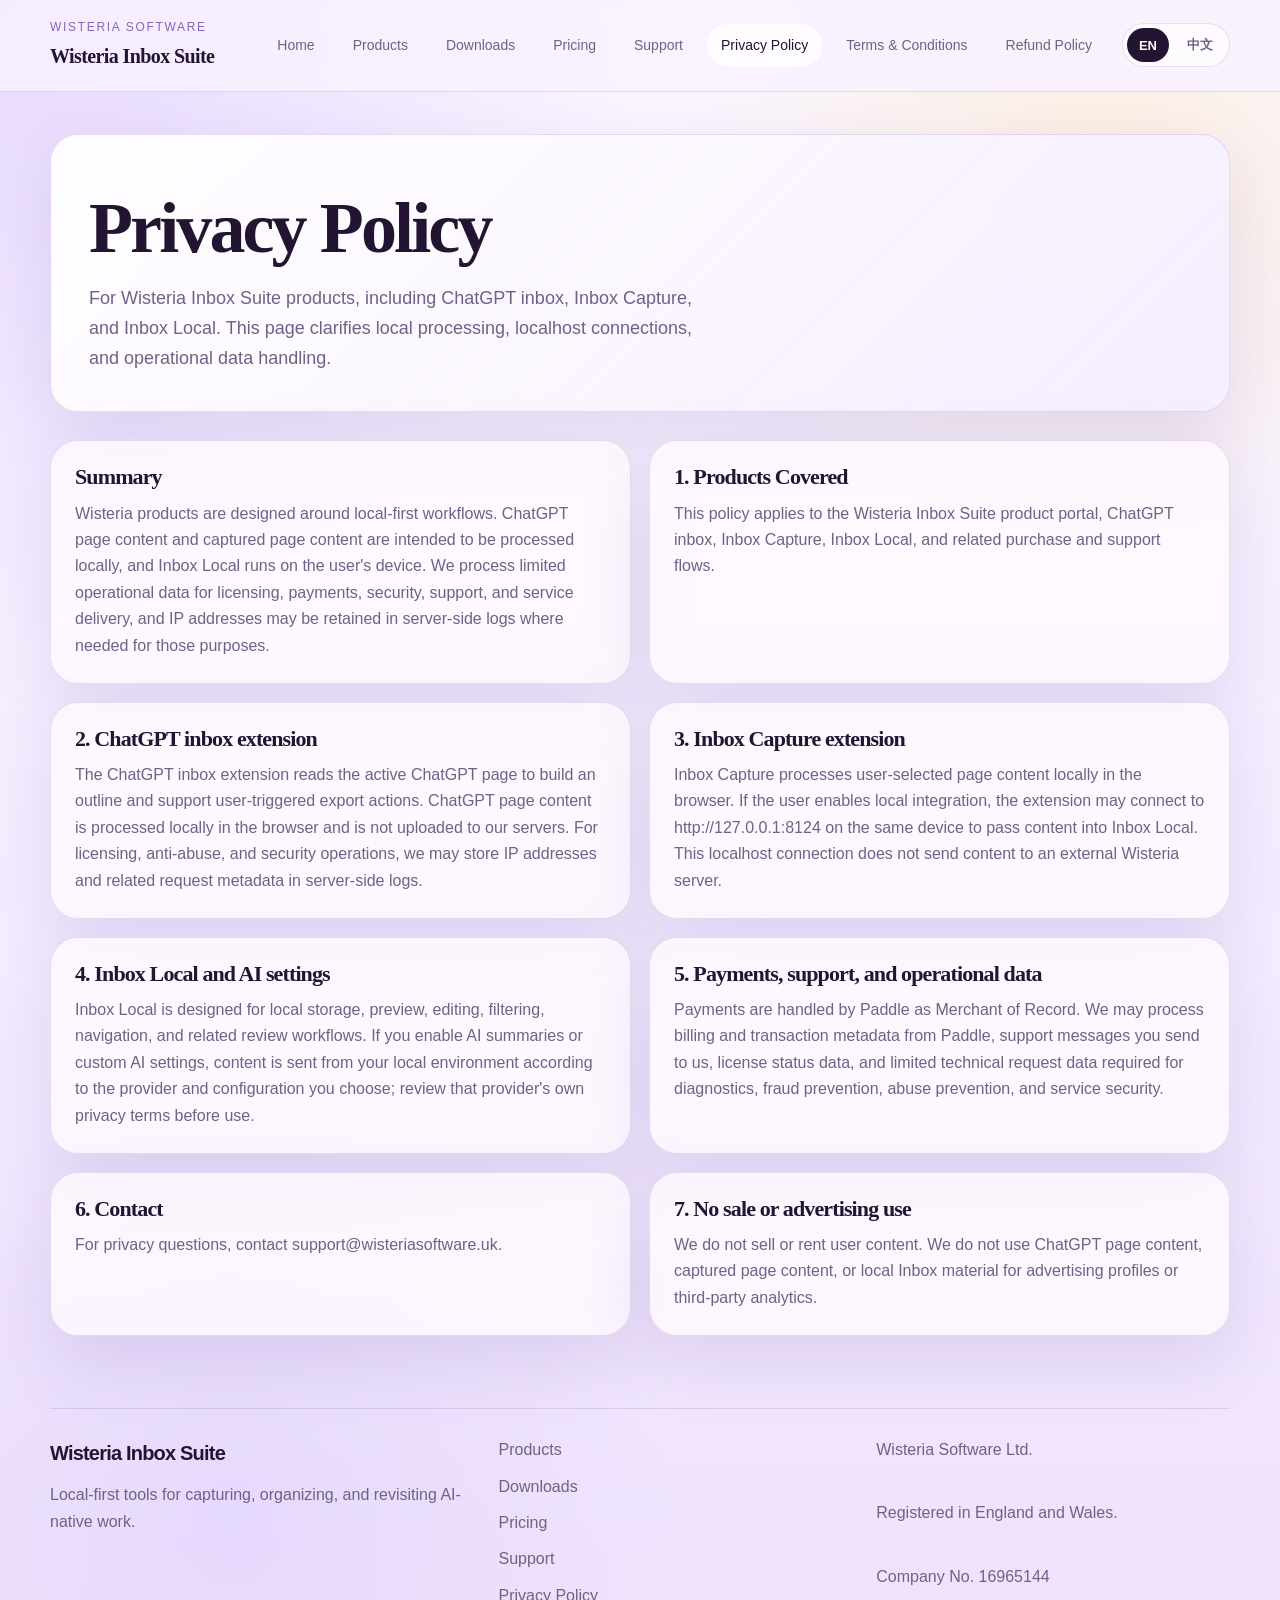
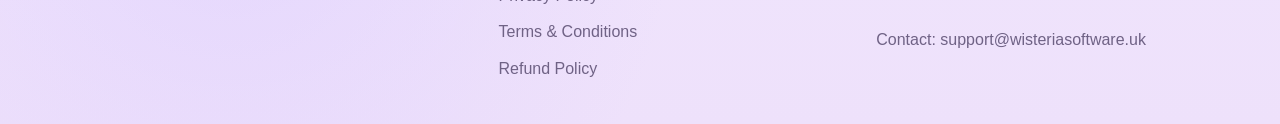
<file: privacy/index.html>
<!DOCTYPE html>
<html lang="en">
<head>
  <meta charset="UTF-8" />
  <meta name="viewport" content="width=device-width, initial-scale=1.0" />
  <title>Privacy Policy</title>
  <meta name="description" content="Privacy Policy" />
  <link rel="icon" type="image/svg+xml" href="../assets/img/wisteria-bloom.svg" />
  <link rel="stylesheet" href="../assets/css/site.css" />
</head>
<body data-page="privacy" data-root=".." data-title-key="privacy.title" data-description-key="privacy.description">
  <div id="site-header">
    <header class="site-header">
      <div class="shell nav-shell">
        <a class="brand-lockup" href="../index.html">
          <span class="brand-kicker">Wisteria Software</span>
          <span class="brand-name">Wisteria Inbox Suite</span>
        </a>
        <div class="nav-cluster">
          <nav class="site-nav" aria-label="Primary">
            <a class="nav-link" href="../index.html">Home</a>
            <a class="nav-link" href="../products/index.html">Products</a>
            <a class="nav-link" href="../downloads/index.html">Downloads</a>
            <a class="nav-link" href="../pricing/index.html">Pricing</a>
            <a class="nav-link" href="../support/index.html">Support</a>
            <a class="nav-link is-active" href="../privacy/index.html">Privacy Policy</a>
            <a class="nav-link" href="../terms/index.html">Terms &amp; Conditions</a>
            <a class="nav-link" href="../refund/index.html">Refund Policy</a>
          </nav>
        </div>
      </div>
    </header>
  </div>
  <main>
    <div class="shell page-stack">
      <section class="hero-panel legal-hero">
        <h1 data-i18n="privacy.heroTitle">Privacy Policy</h1>
        <p class="lead" data-i18n="privacy.heroBody">For Wisteria Inbox Suite products, including ChatGPT inbox, Inbox Capture, and Inbox Local.</p>
      </section>
      <section class="legal-grid">
        <article class="legal-card">
          <h3 data-i18n="privacy.summaryTitle">Summary</h3>
          <p data-i18n="privacy.summaryBody">Wisteria products are designed around local-first workflows. We collect limited operational data necessary for payments, security, licensing, support, and service delivery.</p>
        </article>
        <article class="legal-card">
          <h3 data-i18n="privacy.section1Title">1. Products Covered</h3>
          <p data-i18n="privacy.section1Body">This policy applies to the Wisteria Inbox Suite product portal, ChatGPT inbox, Inbox Capture, Inbox Local, and related purchase and support flows.</p>
        </article>
        <article class="legal-card">
          <h3 data-i18n="privacy.section2Title">2. Data We May Process</h3>
          <p data-i18n="privacy.section2Body">We may process account identifiers, purchase metadata from Paddle, technical request data required for security or diagnostics, and support messages that you send to us.</p>
        </article>
        <article class="legal-card">
          <h3 data-i18n="privacy.section3Title">3. Local-First Content Handling</h3>
          <p data-i18n="privacy.section3Body">Inbox Capture processes user-selected page content locally in the browser. If the user enables local integration, the extension may connect to http://127.0.0.1:8124 on the same device to pass content into Inbox Local.</p>
        </article>
        <article class="legal-card">
          <h3 data-i18n="privacy.section4Title">4. AI Settings</h3>
          <p data-i18n="privacy.section4Body">When you use custom AI settings, API keys and model settings should be stored locally in your environment or browser context unless a future feature explicitly states otherwise.</p>
        </article>
        <article class="legal-card">
          <h3 data-i18n="privacy.section5Title">5. Payments</h3>
          <p data-i18n="privacy.section5Body">Payments are handled by Paddle as Merchant of Record. Paddle may process billing and transaction information under its own privacy and compliance framework.</p>
        </article>
        <article class="legal-card">
          <h3 data-i18n="privacy.section6Title">6. Contact</h3>
          <p data-i18n="privacy.section6Body">For privacy questions, contact <a href="#" data-mailto="support@wisteriasoftware.uk"><!--email_off-->support@wisteriasoftware.uk<!--/email_off--></a>.</p>
        </article>
        <article class="legal-card">
          <h3 data-i18n="privacy.section7Title">7. Refund and Payment Context</h3>
          <p data-i18n="privacy.section7Body">Related pricing, terms, refund policy, and support information are available alongside the checkout flow so buyers can review them before payment.</p>
        </article>
      </section>
    </div>
  </main>
  <div id="site-footer">
    <footer class="site-footer">
      <div class="shell footer-grid">
        <div>
          <div class="footer-brand">Wisteria Inbox Suite</div>
          <p class="footer-copy">Local-first tools for capturing, organizing, and revisiting AI-native work.</p>
        </div>
        <div class="footer-links">
          <a href="../products/index.html">Products</a>
          <a href="../downloads/index.html">Downloads</a>
          <a href="../pricing/index.html">Pricing</a>
          <a href="../support/index.html">Support</a>
          <a href="../privacy/index.html">Privacy Policy</a>
          <a href="../terms/index.html">Terms &amp; Conditions</a>
          <a href="../refund/index.html">Refund Policy</a>
        </div>
        <div class="footer-meta">
          <div>Wisteria Software Ltd.</div>
          <div>Registered in England and Wales.</div>
          <div>Company No. 16965144</div>
          <div>Contact: <a href="#" data-mailto="support@wisteriasoftware.uk"><!--email_off-->support@wisteriasoftware.uk<!--/email_off--></a></div>
        </div>
      </div>
    </footer>
  </div>
  <script src="../assets/data/site.config.js"></script>
  <script src="../assets/data/site.en.js"></script>
  <script src="../assets/data/site.zh.js"></script>
  <script src="../assets/js/i18n.js"></script>
  <script src="../assets/js/site.js"></script>
</body>
</html>
</file>
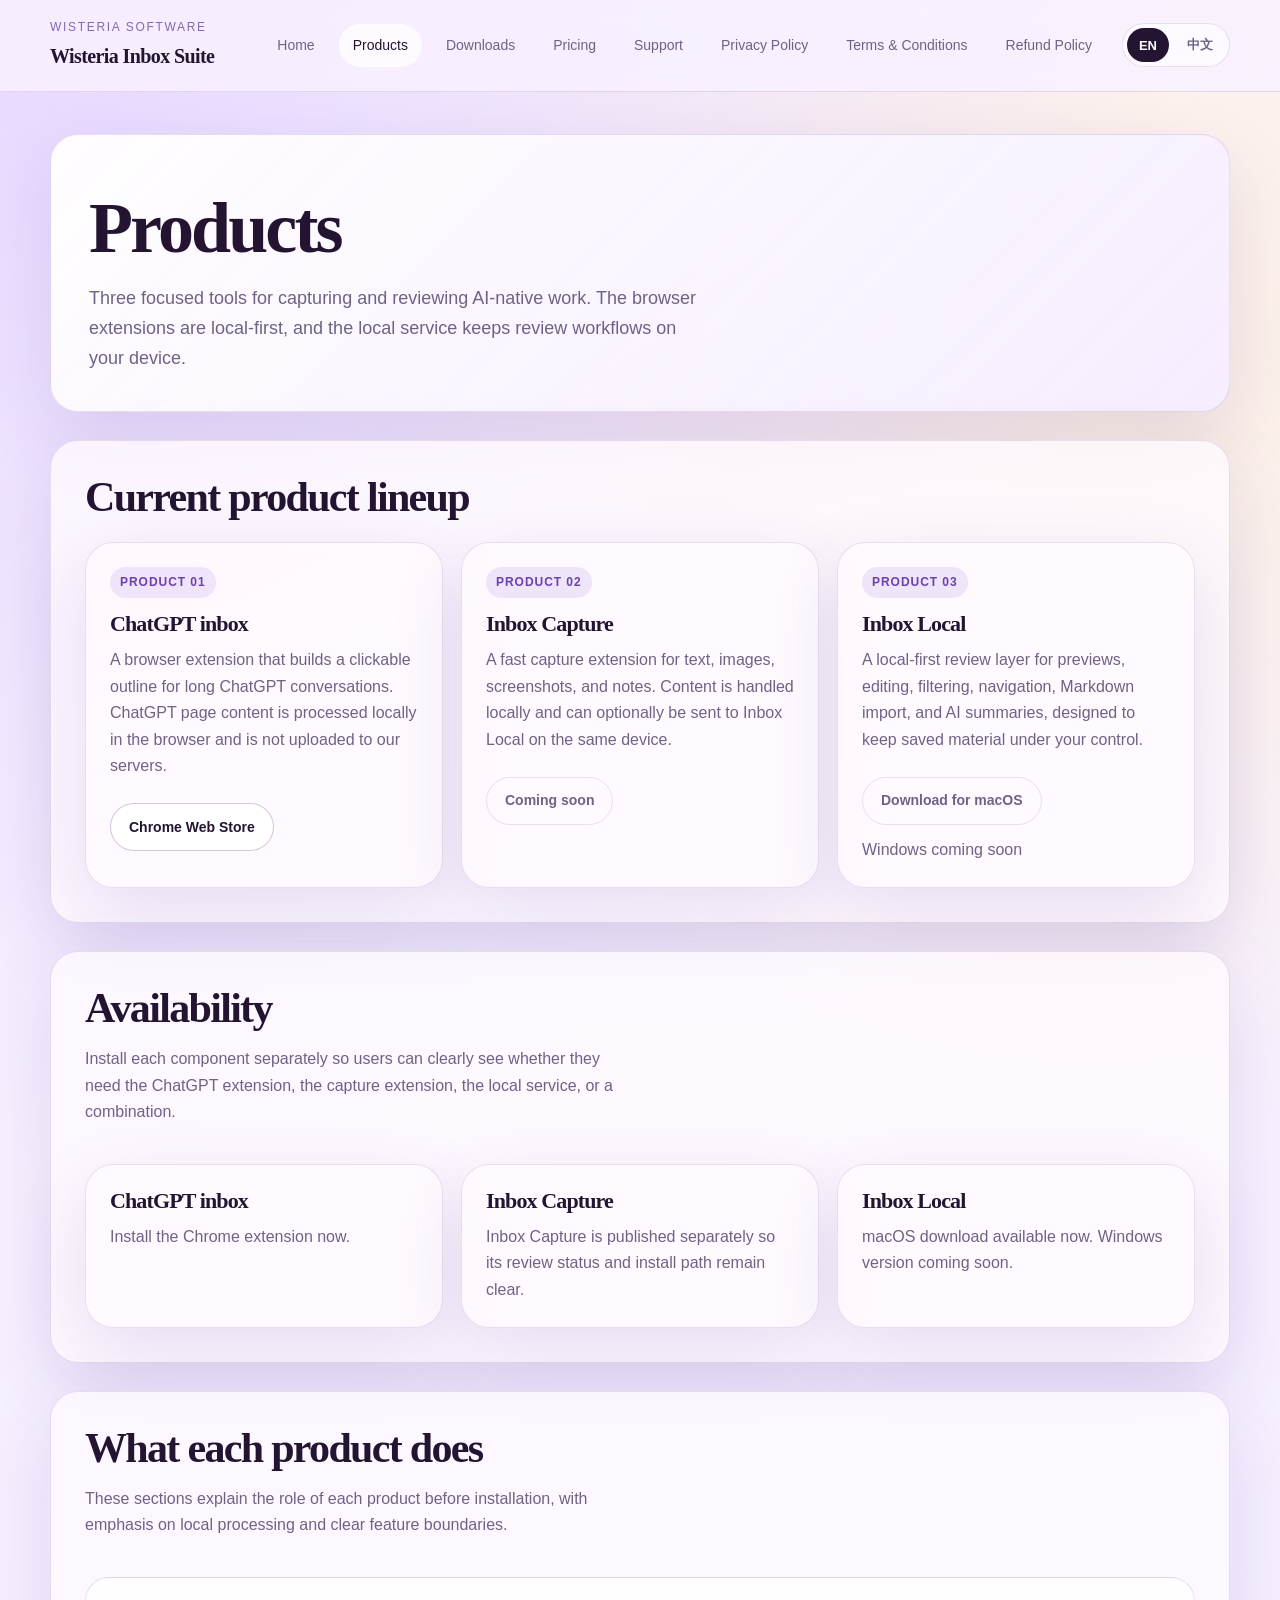
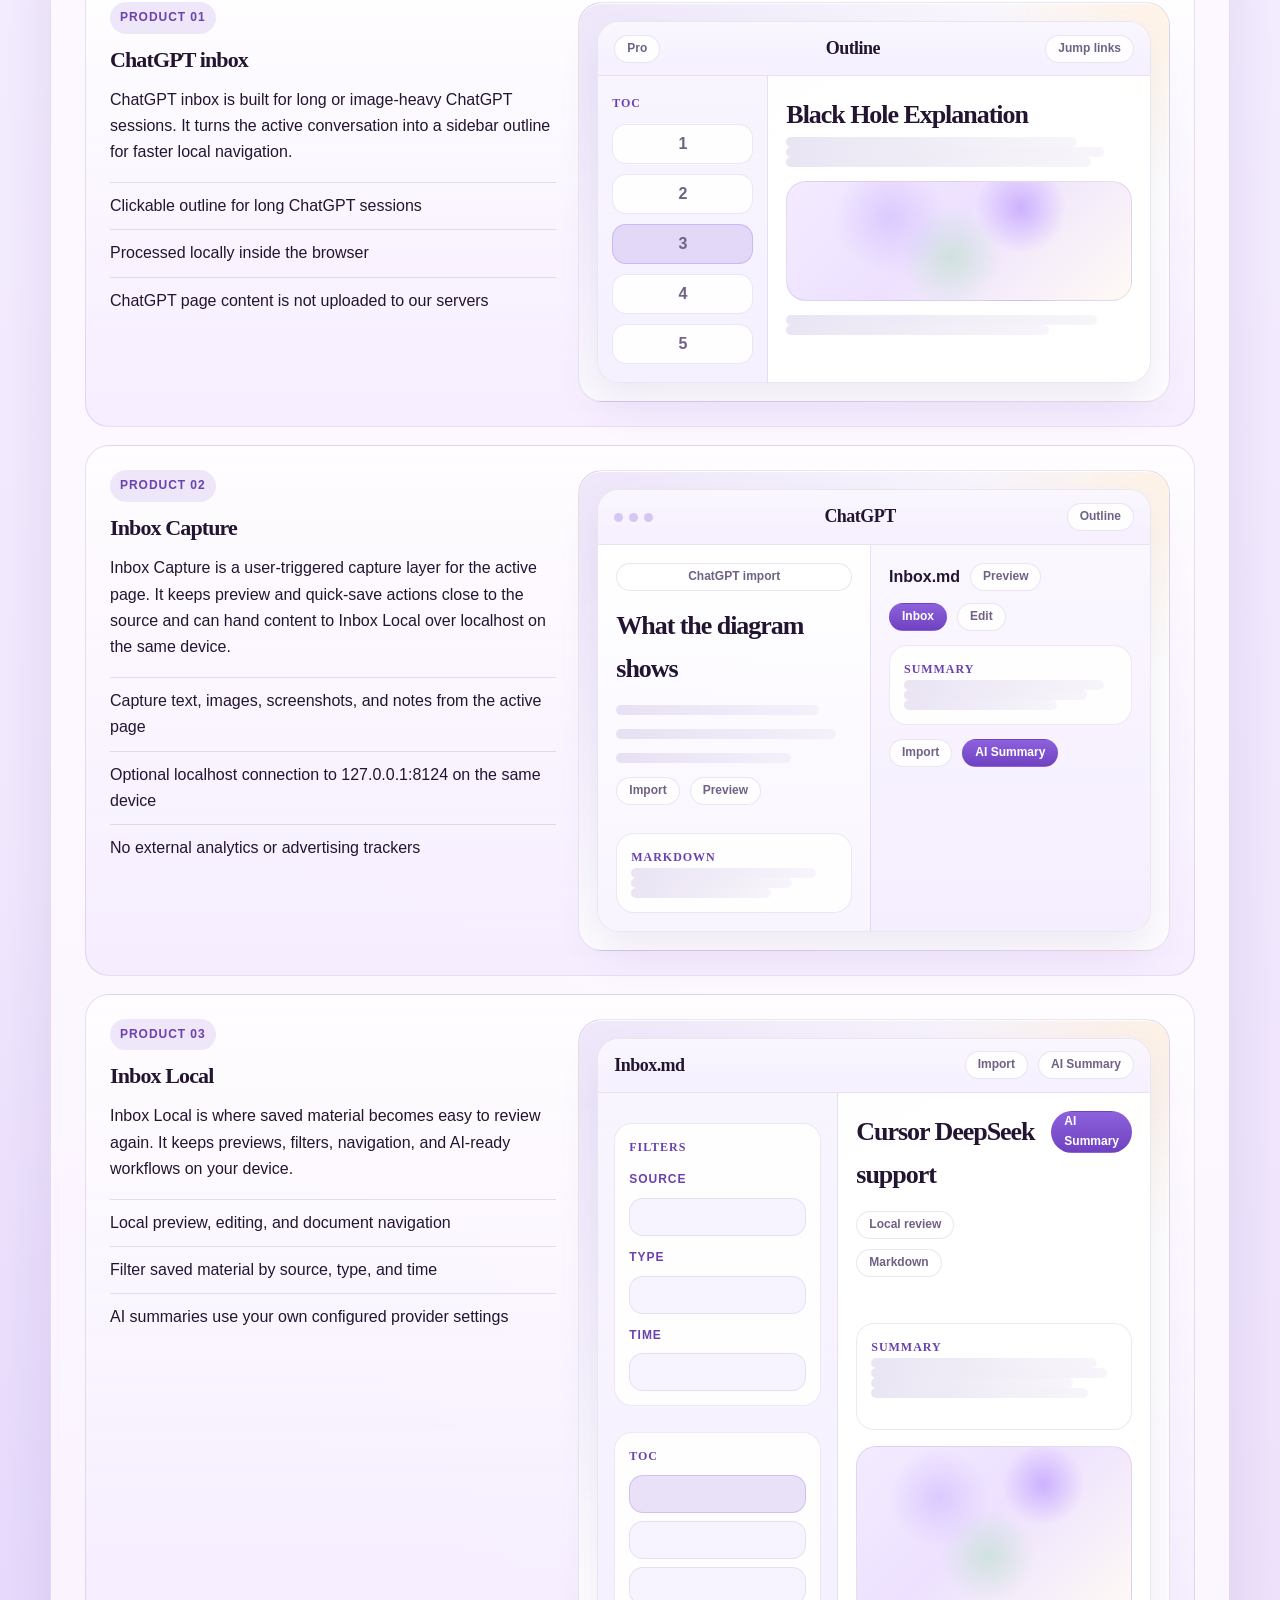
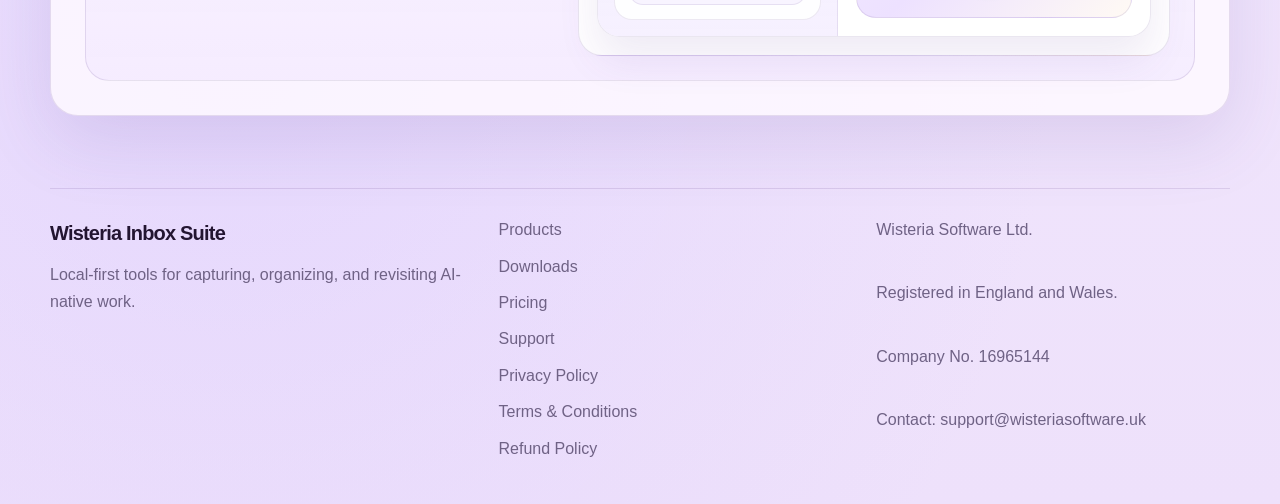
<file: products/index.html>
<!DOCTYPE html>
<html lang="en">
<head>
  <meta charset="UTF-8" />
  <meta name="viewport" content="width=device-width, initial-scale=1.0" />
  <title>Products</title>
  <meta name="description" content="Products" />
  <link rel="icon" type="image/svg+xml" href="../assets/img/wisteria-bloom.svg" />
  <link rel="stylesheet" href="../assets/css/site.css" />
</head>
<body data-page="products" data-root=".." data-title-key="products.title" data-description-key="products.description">
  <div id="site-header"></div>
  <main>
    <div class="shell page-stack">
      <section class="hero-panel page-hero">
        <h1 data-i18n="products.heroTitle"></h1>
        <p class="lead" data-i18n="products.heroBody"></p>
      </section>
      <section class="section-panel">
        <div class="section-head">
          <div>
            <h2 data-i18n="products.sectionTitle"></h2>
          </div>
        </div>
        <div class="grid-3">
          <article class="card">
            <div class="card-tag" data-i18n="common.product01"></div>
            <h3 style="margin-top:14px;" data-i18n="products.card1Title"></h3>
            <p data-i18n="products.card1Body"></p>
            <div class="button-row">
              <a class="btn-secondary" data-config-href="links.outlineChromeUrl" target="_blank" rel="noopener" data-i18n="common.chromeStore"></a>
            </div>
          </article>
          <article class="card">
            <div class="card-tag" data-i18n="common.product02"></div>
            <h3 style="margin-top:14px;" data-i18n="products.card2Title"></h3>
            <p data-i18n="products.card2Body"></p>
            <div class="button-row">
              <a class="btn-ghost" data-config-href="links.inboxExtensionUrl" data-i18n="common.comingSoon"></a>
            </div>
          </article>
          <article class="card">
            <div class="card-tag" data-i18n="common.product03"></div>
            <h3 style="margin-top:14px;" data-i18n="products.card3Title"></h3>
            <p data-i18n="products.card3Body"></p>
            <div class="button-row">
              <a class="btn-ghost" data-config-href="links.inboxLocalMacUrl" data-i18n="common.downloadMac"></a>
            </div>
            <p class="muted" data-i18n="common.windowsSoon"></p>
          </article>
        </div>
      </section>
      <section class="section-panel">
        <div class="section-head">
          <div>
            <h2 data-i18n="products.downloadsTitle"></h2>
            <p class="section-copy" data-i18n="products.downloadsBody"></p>
          </div>
        </div>
        <div class="grid-3">
          <article class="card">
            <h3 data-i18n="products.card1Title"></h3>
            <p data-i18n="products.outlineDownload"></p>
          </article>
          <article class="card">
            <h3 data-i18n="products.card2Title"></h3>
            <p data-i18n="products.extensionDownload"></p>
          </article>
          <article class="card">
            <h3 data-i18n="products.card3Title"></h3>
            <p data-i18n="products.localDownload"></p>
          </article>
        </div>
      </section>

      <section class="section-panel">
        <div class="section-head">
          <div>
            <h2 data-i18n="products.showcaseTitle"></h2>
            <p class="section-copy" data-i18n="products.showcaseBody"></p>
          </div>
        </div>

        <article class="product-showcase">
          <div class="product-showcase-copy">
            <div class="card-tag" data-i18n="common.product01"></div>
            <h3 style="margin-top:14px;" data-i18n="products.card1Title"></h3>
            <p data-i18n="products.showcase1Body"></p>
            <ul class="list compact-list">
              <li data-i18n="products.showcase1Feature1"></li>
              <li data-i18n="products.showcase1Feature2"></li>
              <li data-i18n="products.showcase1Feature3"></li>
            </ul>
          </div>
          <div class="demo-surface demo-outline-nav">
            <div class="demo-window">
              <div class="demo-toolbar">
                <div class="demo-toolbar-chip" data-i18n="demo.pro"></div>
                <div class="demo-toolbar-title" data-i18n="demo.outline"></div>
                <div class="demo-toolbar-chip" data-i18n="demo.jumpLinks"></div>
              </div>
              <div class="demo-outline-layout">
                <aside class="demo-outline-rail">
                  <div class="demo-rail-title" data-i18n="demo.toc"></div>
                  <div class="demo-number-item">1</div>
                  <div class="demo-number-item">2</div>
                  <div class="demo-number-item is-active">3</div>
                  <div class="demo-number-item">4</div>
                  <div class="demo-number-item">5</div>
                </aside>
                <div class="demo-outline-main">
                  <div class="demo-heading" data-i18n="products.showcase1Heading"></div>
                  <div class="demo-line" style="width: 84%;"></div>
                  <div class="demo-line" style="width: 92%;"></div>
                  <div class="demo-line" style="width: 88%;"></div>
                  <div class="demo-image-banner"></div>
                  <div class="demo-line" style="width: 90%;"></div>
                  <div class="demo-line" style="width: 76%;"></div>
                </div>
              </div>
            </div>
          </div>
        </article>

        <article class="product-showcase">
          <div class="product-showcase-copy">
            <div class="card-tag" data-i18n="common.product02"></div>
            <h3 style="margin-top:14px;" data-i18n="products.card2Title"></h3>
            <p data-i18n="products.showcase2Body"></p>
            <ul class="list compact-list">
              <li data-i18n="products.showcase2Feature1"></li>
              <li data-i18n="products.showcase2Feature2"></li>
              <li data-i18n="products.showcase2Feature3"></li>
            </ul>
          </div>
          <div class="demo-surface demo-split">
            <div class="demo-window">
              <div class="demo-toolbar">
                <div class="demo-dots">
                  <span class="demo-dot"></span>
                  <span class="demo-dot"></span>
                  <span class="demo-dot"></span>
                </div>
                <div class="demo-toolbar-title" data-i18n="demo.chatgpt"></div>
                <div class="demo-toolbar-chip" data-i18n="demo.outline"></div>
              </div>
              <div class="demo-chat-layout">
                <div class="demo-conversation">
                  <div class="demo-pill" data-i18n="home.storyTag1"></div>
                  <div class="demo-heading" data-i18n="products.showcase2Heading"></div>
                  <div class="demo-line" style="width: 86%;"></div>
                  <div class="demo-line" style="width: 93%;"></div>
                  <div class="demo-line" style="width: 74%;"></div>
                  <div class="demo-bubble-row">
                    <div class="demo-bubble" data-i18n="demo.import"></div>
                    <div class="demo-bubble" data-i18n="demo.preview"></div>
                  </div>
                  <div class="demo-card-block">
                    <div class="demo-subtitle" data-i18n="demo.markdown"></div>
                    <div class="demo-line" style="width: 90%;"></div>
                    <div class="demo-line" style="width: 78%;"></div>
                    <div class="demo-line" style="width: 68%;"></div>
                  </div>
                </div>
                <aside class="demo-sidepanel">
                  <div class="demo-sidehead">
                    <strong data-i18n="demo.inboxMd"></strong>
                    <span class="demo-toolbar-chip" data-i18n="demo.preview"></span>
                  </div>
                  <div class="demo-tabs">
                    <span class="demo-mini-tab is-active" data-i18n="demo.inbox"></span>
                    <span class="demo-mini-tab" data-i18n="demo.edit"></span>
                  </div>
                  <div class="demo-card-block">
                    <div class="demo-subtitle" data-i18n="demo.summary"></div>
                    <div class="demo-line" style="width: 94%;"></div>
                    <div class="demo-line" style="width: 86%;"></div>
                    <div class="demo-line" style="width: 72%;"></div>
                  </div>
                  <div class="demo-action-row">
                    <span class="demo-badge" data-i18n="demo.import"></span>
                    <span class="demo-badge demo-badge-accent" data-i18n="demo.aiSummary"></span>
                  </div>
                </aside>
              </div>
            </div>
          </div>
        </article>

        <article class="product-showcase">
          <div class="product-showcase-copy">
            <div class="card-tag" data-i18n="common.product03"></div>
            <h3 style="margin-top:14px;" data-i18n="products.card3Title"></h3>
            <p data-i18n="products.showcase3Body"></p>
            <ul class="list compact-list">
              <li data-i18n="products.showcase3Feature1"></li>
              <li data-i18n="products.showcase3Feature2"></li>
              <li data-i18n="products.showcase3Feature3"></li>
            </ul>
          </div>
          <div class="demo-surface demo-local">
            <div class="demo-window">
              <div class="demo-toolbar">
                <div class="demo-toolbar-title" data-i18n="demo.inboxMd"></div>
                <div class="demo-toolbar-actions">
                  <span class="demo-toolbar-chip" data-i18n="demo.import"></span>
                  <span class="demo-toolbar-chip" data-i18n="demo.aiSummary"></span>
                </div>
              </div>
              <div class="demo-local-layout">
                <aside class="demo-left-rail">
                  <div class="demo-rail-card">
                    <div class="demo-subtitle" data-i18n="demo.filters"></div>
                    <div class="demo-filter-label" data-i18n="demo.source"></div>
                    <div class="demo-select"></div>
                    <div class="demo-filter-label" data-i18n="demo.type"></div>
                    <div class="demo-select"></div>
                    <div class="demo-filter-label" data-i18n="demo.time"></div>
                    <div class="demo-select"></div>
                  </div>
                  <div class="demo-rail-card">
                    <div class="demo-subtitle" data-i18n="demo.toc"></div>
                    <div class="demo-toc-item is-active"></div>
                    <div class="demo-toc-item"></div>
                    <div class="demo-toc-item"></div>
                  </div>
                </aside>
                <div class="demo-main-panel">
                  <div class="demo-content-head">
                    <div>
                      <div class="demo-heading" data-i18n="products.showcase3Heading"></div>
                      <div class="demo-meta-row">
                        <span class="demo-meta-chip" data-i18n="demo.localReview"></span>
                        <span class="demo-meta-chip" data-i18n="demo.markdown"></span>
                      </div>
                    </div>
                    <span class="demo-badge demo-badge-accent" data-i18n="demo.aiSummary"></span>
                  </div>
                  <div class="demo-summary-card">
                    <div class="demo-subtitle" data-i18n="demo.summary"></div>
                    <div class="demo-line" style="width: 92%;"></div>
                    <div class="demo-line" style="width: 96%;"></div>
                    <div class="demo-line" style="width: 82%;"></div>
                    <div class="demo-line" style="width: 88%;"></div>
                  </div>
                  <div class="demo-image-card"></div>
                </div>
              </div>
            </div>
          </div>
        </article>
      </section>
    </div>
  </main>
  <div id="site-footer"></div>
  <script src="../assets/data/site.config.js"></script>
  <script src="../assets/data/site.en.js"></script>
  <script src="../assets/data/site.zh.js"></script>
  <script src="../assets/js/i18n.js"></script>
  <script src="../assets/js/site.js"></script>
</body>
</html>
</file>
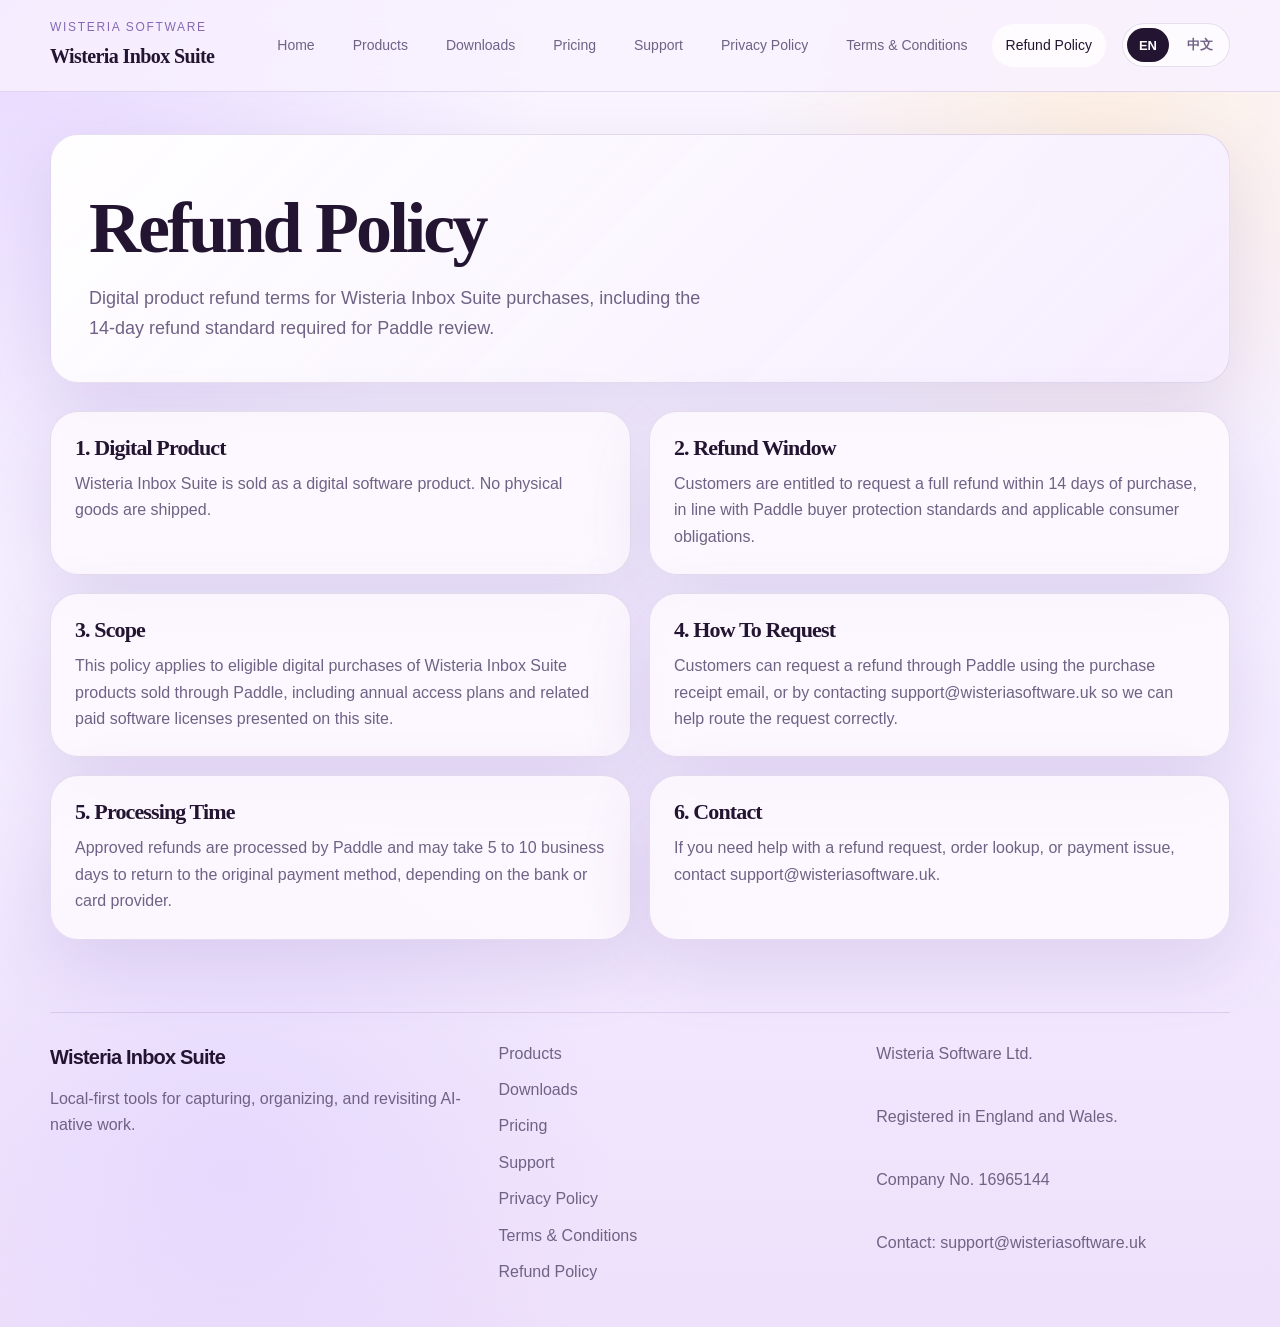
<file: refund/index.html>
<!DOCTYPE html>
<html lang="en">
<head>
  <meta charset="UTF-8" />
  <meta name="viewport" content="width=device-width, initial-scale=1.0" />
  <title>Refund Policy</title>
  <meta name="description" content="Refund Policy" />
  <link rel="icon" type="image/svg+xml" href="../assets/img/wisteria-bloom.svg" />
  <link rel="stylesheet" href="../assets/css/site.css" />
</head>
<body data-page="refund" data-root=".." data-title-key="refund.title" data-description-key="refund.description">
  <div id="site-header">
    <header class="site-header">
      <div class="shell nav-shell">
        <a class="brand-lockup" href="../index.html">
          <span class="brand-kicker">Wisteria Software</span>
          <span class="brand-name">Wisteria Inbox Suite</span>
        </a>
        <div class="nav-cluster">
          <nav class="site-nav" aria-label="Primary">
            <a class="nav-link" href="../index.html">Home</a>
            <a class="nav-link" href="../products/index.html">Products</a>
            <a class="nav-link" href="../downloads/index.html">Downloads</a>
            <a class="nav-link" href="../pricing/index.html">Pricing</a>
            <a class="nav-link" href="../support/index.html">Support</a>
            <a class="nav-link" href="../privacy/index.html">Privacy Policy</a>
            <a class="nav-link" href="../terms/index.html">Terms &amp; Conditions</a>
            <a class="nav-link is-active" href="../refund/index.html">Refund Policy</a>
          </nav>
        </div>
      </div>
    </header>
  </div>
  <main>
    <div class="shell page-stack">
      <section class="hero-panel legal-hero">
        <h1 data-i18n="refund.heroTitle">Refund Policy</h1>
        <p class="lead" data-i18n="refund.heroBody">Digital product refund terms for Wisteria Inbox Suite purchases, including the 14-day refund standard required for Paddle review.</p>
      </section>
      <section class="legal-grid">
        <article class="legal-card">
          <h3 data-i18n="refund.section1Title">1. Digital Product</h3>
          <p data-i18n="refund.section1Body">Wisteria Inbox Suite is sold as a digital software product. No physical goods are shipped.</p>
        </article>
        <article class="legal-card">
          <h3 data-i18n="refund.section2Title">2. Refund Window</h3>
          <p data-i18n="refund.section2Body">Customers are entitled to request a full refund within 14 days of purchase, in line with Paddle buyer protection standards and applicable consumer obligations.</p>
        </article>
        <article class="legal-card">
          <h3 data-i18n="refund.section3Title">3. Scope</h3>
          <p data-i18n="refund.section3Body">This policy applies to eligible digital purchases of Wisteria Inbox Suite products sold through Paddle, including annual access plans and related paid software licenses presented on this site.</p>
        </article>
        <article class="legal-card">
          <h3 data-i18n="refund.section4Title">4. How To Request</h3>
          <p data-i18n="refund.section4Body">Customers can request a refund through Paddle using the purchase receipt email, or by contacting <a href="#" data-mailto="support@wisteriasoftware.uk"><!--email_off-->support@wisteriasoftware.uk<!--/email_off--></a> so we can help route the request correctly.</p>
        </article>
        <article class="legal-card">
          <h3 data-i18n="refund.section5Title">5. Processing Time</h3>
          <p data-i18n="refund.section5Body">Approved refunds are processed by Paddle and may take 5 to 10 business days to return to the original payment method.</p>
        </article>
        <article class="legal-card">
          <h3 data-i18n="refund.section6Title">6. Contact</h3>
          <p data-i18n="refund.section6Body">If you need help with a refund request, order lookup, or payment issue, contact <a href="#" data-mailto="support@wisteriasoftware.uk"><!--email_off-->support@wisteriasoftware.uk<!--/email_off--></a>.</p>
        </article>
      </section>
    </div>
  </main>
  <div id="site-footer">
    <footer class="site-footer">
      <div class="shell footer-grid">
        <div>
          <div class="footer-brand">Wisteria Inbox Suite</div>
          <p class="footer-copy">Local-first tools for capturing, organizing, and revisiting AI-native work.</p>
        </div>
        <div class="footer-links">
          <a href="../products/index.html">Products</a>
          <a href="../downloads/index.html">Downloads</a>
          <a href="../pricing/index.html">Pricing</a>
          <a href="../support/index.html">Support</a>
          <a href="../privacy/index.html">Privacy Policy</a>
          <a href="../terms/index.html">Terms &amp; Conditions</a>
          <a href="../refund/index.html">Refund Policy</a>
        </div>
        <div class="footer-meta">
          <div>Wisteria Software Ltd.</div>
          <div>Registered in England and Wales.</div>
          <div>Company No. 16965144</div>
          <div>Contact: <a href="#" data-mailto="support@wisteriasoftware.uk"><!--email_off-->support@wisteriasoftware.uk<!--/email_off--></a></div>
        </div>
      </div>
    </footer>
  </div>
  <script src="../assets/data/site.config.js"></script>
  <script src="../assets/data/site.en.js"></script>
  <script src="../assets/data/site.zh.js"></script>
  <script src="../assets/js/i18n.js"></script>
  <script src="../assets/js/site.js"></script>
</body>
</html>
</file>
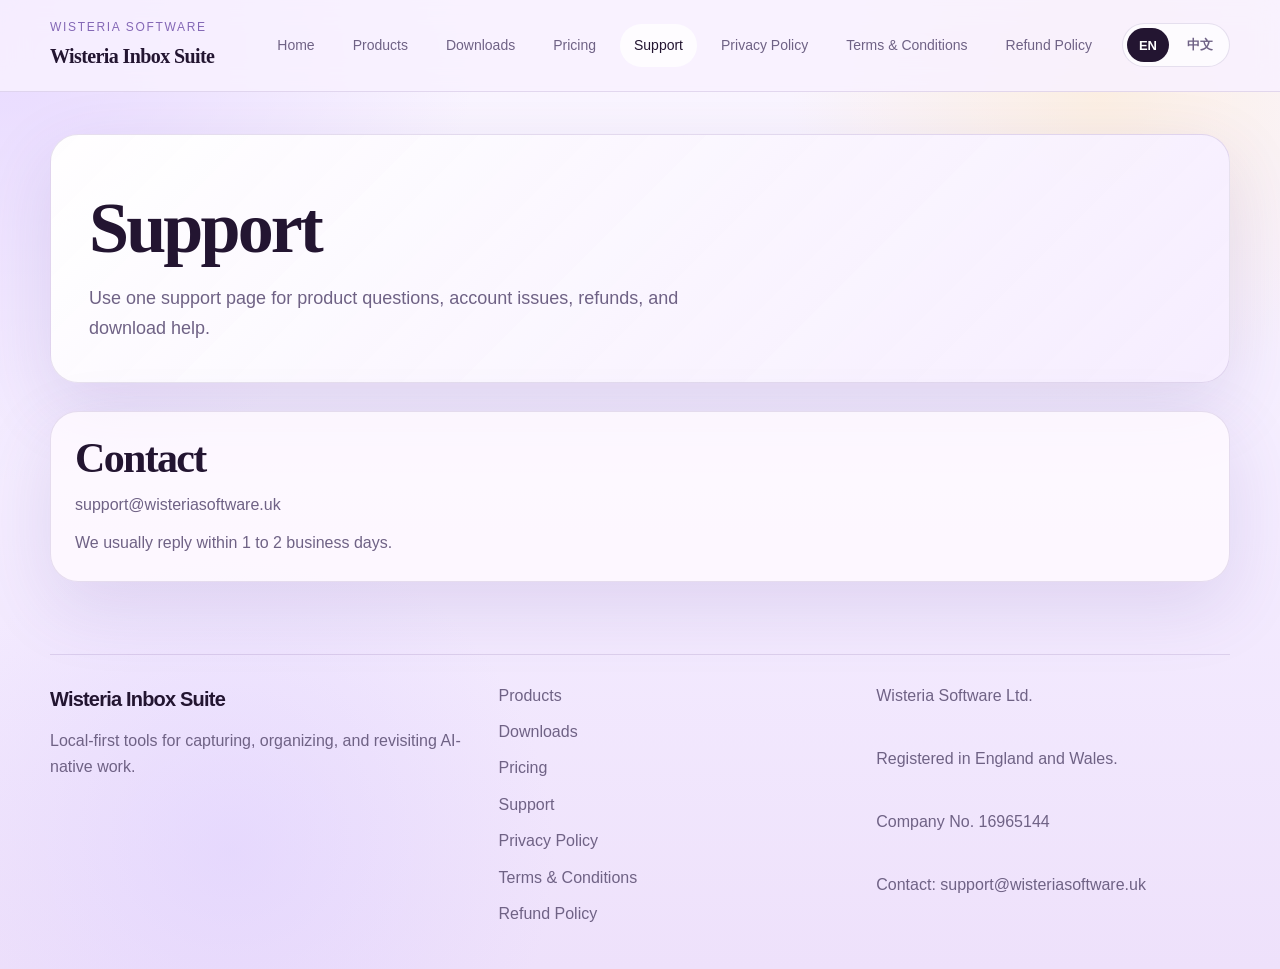
<file: support/index.html>
<!DOCTYPE html>
<html lang="en">
<head>
  <meta charset="UTF-8" />
  <meta name="viewport" content="width=device-width, initial-scale=1.0" />
  <title>Support</title>
  <meta name="description" content="Support" />
  <link rel="icon" type="image/svg+xml" href="../assets/img/wisteria-bloom.svg" />
  <link rel="stylesheet" href="../assets/css/site.css" />
</head>
<body data-page="support" data-root=".." data-title-key="support.title" data-description-key="support.description">
  <div id="site-header">
    <header class="site-header">
      <div class="shell nav-shell">
        <a class="brand-lockup" href="../index.html">
          <span class="brand-kicker">Wisteria Software</span>
          <span class="brand-name">Wisteria Inbox Suite</span>
        </a>
        <div class="nav-cluster">
          <nav class="site-nav" aria-label="Primary">
            <a class="nav-link" href="../index.html">Home</a>
            <a class="nav-link" href="../products/index.html">Products</a>
            <a class="nav-link" href="../downloads/index.html">Downloads</a>
            <a class="nav-link" href="../pricing/index.html">Pricing</a>
            <a class="nav-link is-active" href="../support/index.html">Support</a>
            <a class="nav-link" href="../privacy/index.html">Privacy Policy</a>
            <a class="nav-link" href="../terms/index.html">Terms &amp; Conditions</a>
            <a class="nav-link" href="../refund/index.html">Refund Policy</a>
          </nav>
        </div>
      </div>
    </header>
  </div>
  <main>
    <div class="shell page-stack">
      <section class="hero-panel page-hero">
        <h1 data-i18n="support.heroTitle">Support</h1>
        <p class="lead" data-i18n="support.heroBody">Use one support page for product questions, account issues, refunds, and download help.</p>
      </section>
      <section class="support-card">
        <h2 data-i18n="support.contactTitle">Contact</h2>
        <p><a href="#" data-mailto="support@wisteriasoftware.uk"><!--email_off-->support@wisteriasoftware.uk<!--/email_off--></a></p>
        <p class="muted" data-i18n="support.contactBody">We usually reply within 1 to 2 business days.</p>
      </section>
    </div>
  </main>
  <div id="site-footer">
    <footer class="site-footer">
      <div class="shell footer-grid">
        <div>
          <div class="footer-brand">Wisteria Inbox Suite</div>
          <p class="footer-copy">Local-first tools for capturing, organizing, and revisiting AI-native work.</p>
        </div>
        <div class="footer-links">
          <a href="../products/index.html">Products</a>
          <a href="../downloads/index.html">Downloads</a>
          <a href="../pricing/index.html">Pricing</a>
          <a href="../support/index.html">Support</a>
          <a href="../privacy/index.html">Privacy Policy</a>
          <a href="../terms/index.html">Terms &amp; Conditions</a>
          <a href="../refund/index.html">Refund Policy</a>
        </div>
        <div class="footer-meta">
          <div>Wisteria Software Ltd.</div>
          <div>Registered in England and Wales.</div>
          <div>Company No. 16965144</div>
          <div>Contact: <a href="#" data-mailto="support@wisteriasoftware.uk"><!--email_off-->support@wisteriasoftware.uk<!--/email_off--></a></div>
        </div>
      </div>
    </footer>
  </div>
  <script src="../assets/data/site.config.js"></script>
  <script src="../assets/data/site.en.js"></script>
  <script src="../assets/data/site.zh.js"></script>
  <script src="../assets/js/i18n.js"></script>
  <script src="../assets/js/site.js"></script>
</body>
</html>
</file>
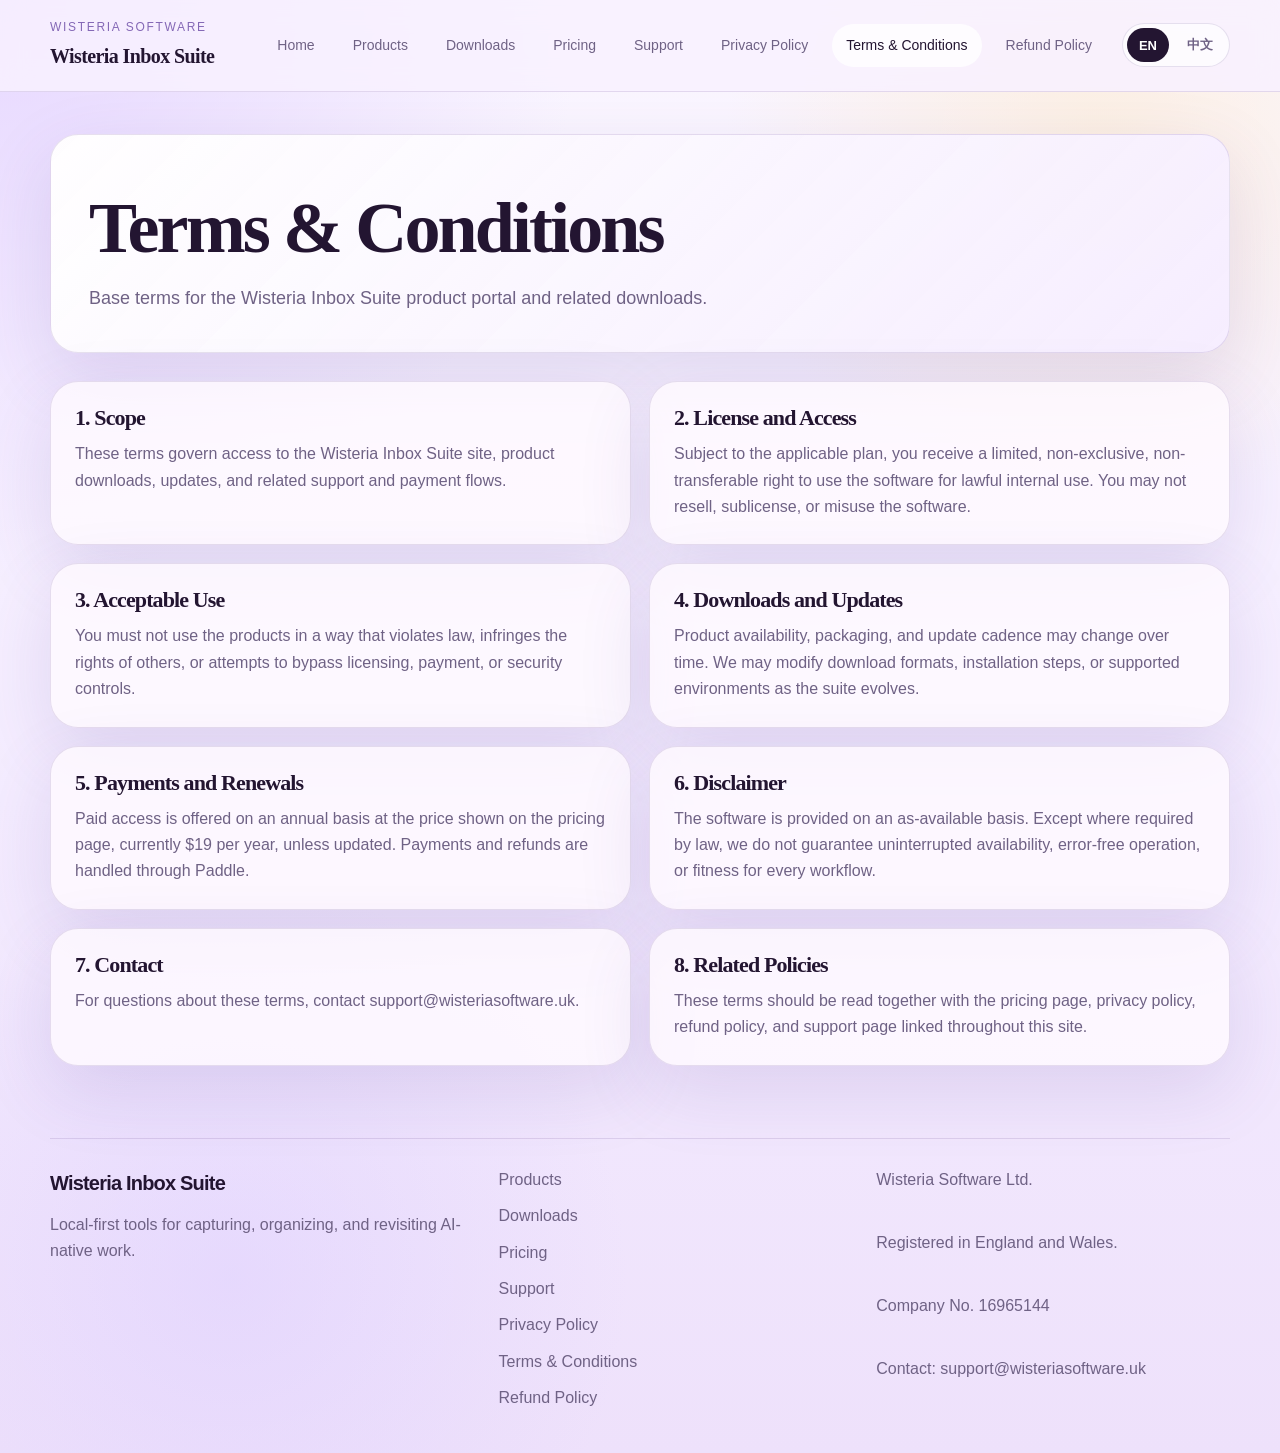
<file: terms/index.html>
<!DOCTYPE html>
<html lang="en">
<head>
  <meta charset="UTF-8" />
  <meta name="viewport" content="width=device-width, initial-scale=1.0" />
  <title>Terms &amp; Conditions</title>
  <meta name="description" content="Terms &amp; Conditions" />
  <link rel="icon" type="image/svg+xml" href="../assets/img/wisteria-bloom.svg" />
  <link rel="stylesheet" href="../assets/css/site.css" />
</head>
<body data-page="terms" data-root=".." data-title-key="terms.title" data-description-key="terms.description">
  <div id="site-header">
    <header class="site-header">
      <div class="shell nav-shell">
        <a class="brand-lockup" href="../index.html">
          <span class="brand-kicker">Wisteria Software</span>
          <span class="brand-name">Wisteria Inbox Suite</span>
        </a>
        <div class="nav-cluster">
          <nav class="site-nav" aria-label="Primary">
            <a class="nav-link" href="../index.html">Home</a>
            <a class="nav-link" href="../products/index.html">Products</a>
            <a class="nav-link" href="../downloads/index.html">Downloads</a>
            <a class="nav-link" href="../pricing/index.html">Pricing</a>
            <a class="nav-link" href="../support/index.html">Support</a>
            <a class="nav-link" href="../privacy/index.html">Privacy Policy</a>
            <a class="nav-link is-active" href="../terms/index.html">Terms &amp; Conditions</a>
            <a class="nav-link" href="../refund/index.html">Refund Policy</a>
          </nav>
        </div>
      </div>
    </header>
  </div>
  <main>
    <div class="shell page-stack">
      <section class="hero-panel legal-hero">
        <h1 data-i18n="terms.heroTitle">Terms &amp; Conditions</h1>
        <p class="lead" data-i18n="terms.heroBody">Base terms for the Wisteria Inbox Suite product portal and related downloads.</p>
      </section>
      <section class="legal-grid">
        <article class="legal-card">
          <h3 data-i18n="terms.section1Title">1. Scope</h3>
          <p data-i18n="terms.section1Body">These terms govern access to the Wisteria Inbox Suite site, product downloads, updates, and related support and payment flows.</p>
        </article>
        <article class="legal-card">
          <h3 data-i18n="terms.section2Title">2. License and Access</h3>
          <p data-i18n="terms.section2Body">Subject to the applicable plan, you receive a limited, non-exclusive, non-transferable right to use the software for lawful internal use.</p>
        </article>
        <article class="legal-card">
          <h3 data-i18n="terms.section3Title">3. Acceptable Use</h3>
          <p data-i18n="terms.section3Body">You must not use the products in a way that violates law, infringes the rights of others, or attempts to bypass licensing, payment, or security controls.</p>
        </article>
        <article class="legal-card">
          <h3 data-i18n="terms.section4Title">4. Downloads and Updates</h3>
          <p data-i18n="terms.section4Body">Product availability, packaging, and update cadence may change over time as the suite evolves.</p>
        </article>
        <article class="legal-card">
          <h3 data-i18n="terms.section5Title">5. Payments and Renewals</h3>
          <p data-i18n="terms.section5Body">Paid access is offered on an annual basis at the price shown on the pricing page, currently $19 per year unless updated. Payments and refunds are handled through Paddle.</p>
        </article>
        <article class="legal-card">
          <h3 data-i18n="terms.section6Title">6. Disclaimer</h3>
          <p data-i18n="terms.section6Body">The software is provided on an as-available basis. Except where required by law, we do not guarantee uninterrupted availability, error-free operation, or fitness for every workflow.</p>
        </article>
        <article class="legal-card">
          <h3 data-i18n="terms.section7Title">7. Contact</h3>
          <p data-i18n="terms.section7Body">For questions about these terms, contact <a href="#" data-mailto="support@wisteriasoftware.uk"><!--email_off-->support@wisteriasoftware.uk<!--/email_off--></a>.</p>
        </article>
        <article class="legal-card">
          <h3 data-i18n="terms.section8Title">8. Related Policies</h3>
          <p data-i18n="terms.section8Body">These terms should be read together with the pricing page, privacy policy, refund policy, and support page linked throughout this site.</p>
        </article>
      </section>
    </div>
  </main>
  <div id="site-footer">
    <footer class="site-footer">
      <div class="shell footer-grid">
        <div>
          <div class="footer-brand">Wisteria Inbox Suite</div>
          <p class="footer-copy">Local-first tools for capturing, organizing, and revisiting AI-native work.</p>
        </div>
        <div class="footer-links">
          <a href="../products/index.html">Products</a>
          <a href="../downloads/index.html">Downloads</a>
          <a href="../pricing/index.html">Pricing</a>
          <a href="../support/index.html">Support</a>
          <a href="../privacy/index.html">Privacy Policy</a>
          <a href="../terms/index.html">Terms &amp; Conditions</a>
          <a href="../refund/index.html">Refund Policy</a>
        </div>
        <div class="footer-meta">
          <div>Wisteria Software Ltd.</div>
          <div>Registered in England and Wales.</div>
          <div>Company No. 16965144</div>
          <div>Contact: <a href="#" data-mailto="support@wisteriasoftware.uk"><!--email_off-->support@wisteriasoftware.uk<!--/email_off--></a></div>
        </div>
      </div>
    </footer>
  </div>
  <script src="../assets/data/site.config.js"></script>
  <script src="../assets/data/site.en.js"></script>
  <script src="../assets/data/site.zh.js"></script>
  <script src="../assets/js/i18n.js"></script>
  <script src="../assets/js/site.js"></script>
</body>
</html>
</file>
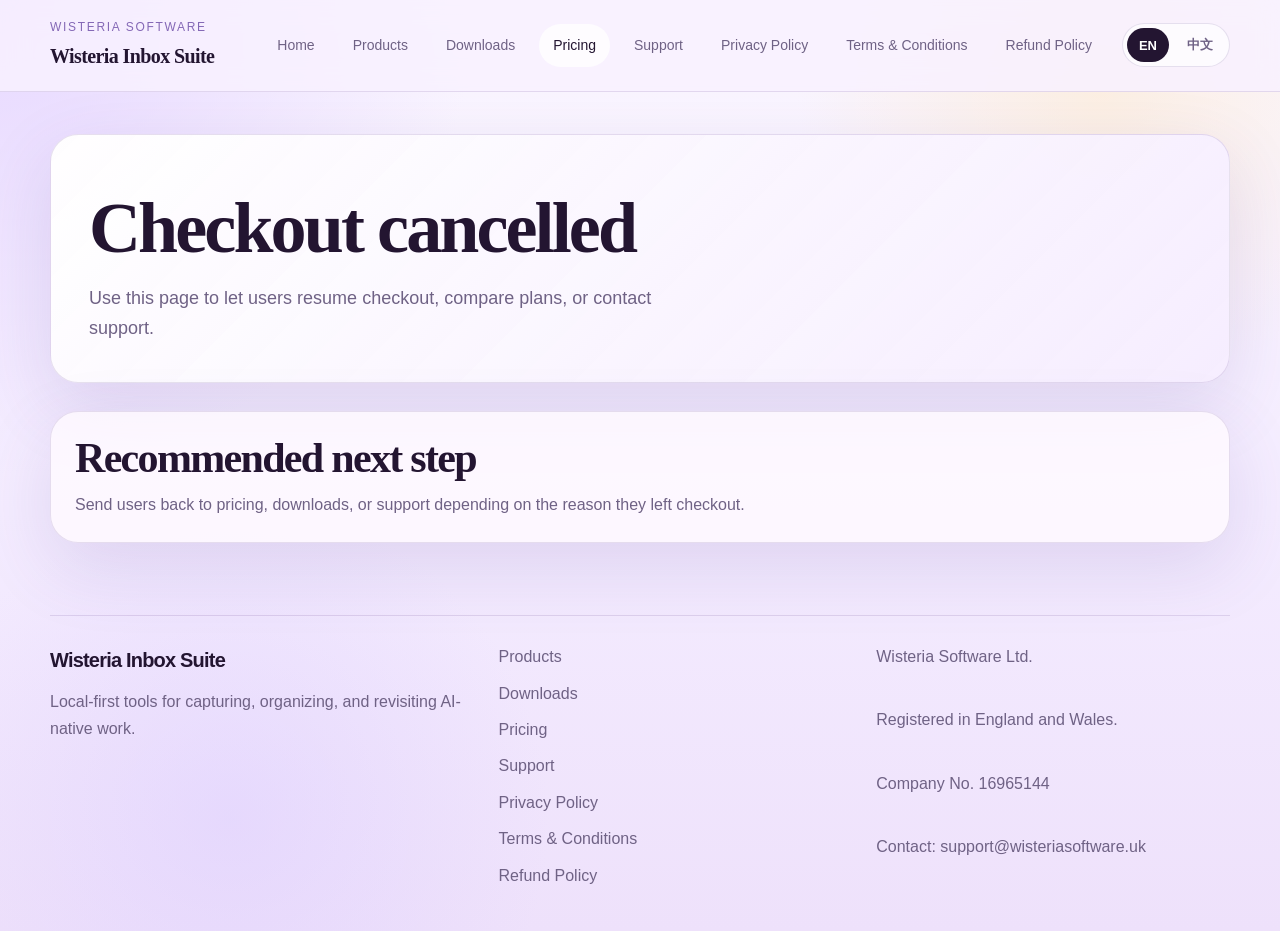
<file: checkout/cancel/index.html>
<!DOCTYPE html>
<html lang="en">
<head>
  <meta charset="UTF-8" />
  <meta name="viewport" content="width=device-width, initial-scale=1.0" />
  <title>Checkout Cancelled</title>
  <meta name="description" content="Checkout Cancelled" />
  <link rel="icon" type="image/svg+xml" href="../../assets/img/wisteria-bloom.svg" />
  <link rel="stylesheet" href="../../assets/css/site.css" />
</head>
<body data-page="pricing" data-root="../.." data-title-key="checkoutCancel.title" data-description-key="checkoutCancel.description">
  <div id="site-header"></div>
  <main>
    <div class="shell page-stack">
      <section class="hero-panel page-hero">
        <h1 data-i18n="checkoutCancel.heroTitle"></h1>
        <p class="lead" data-i18n="checkoutCancel.heroBody"></p>
      </section>
      <section class="support-card">
        <h2 data-i18n="checkoutCancel.bodyTitle"></h2>
        <p data-i18n="checkoutCancel.bodyText"></p>
      </section>
    </div>
  </main>
  <div id="site-footer"></div>
  <script src="../../assets/data/site.config.js"></script>
  <script src="../../assets/data/site.en.js"></script>
  <script src="../../assets/data/site.zh.js"></script>
  <script src="../../assets/js/i18n.js"></script>
  <script src="../../assets/js/site.js"></script>
</body>
</html>
</file>
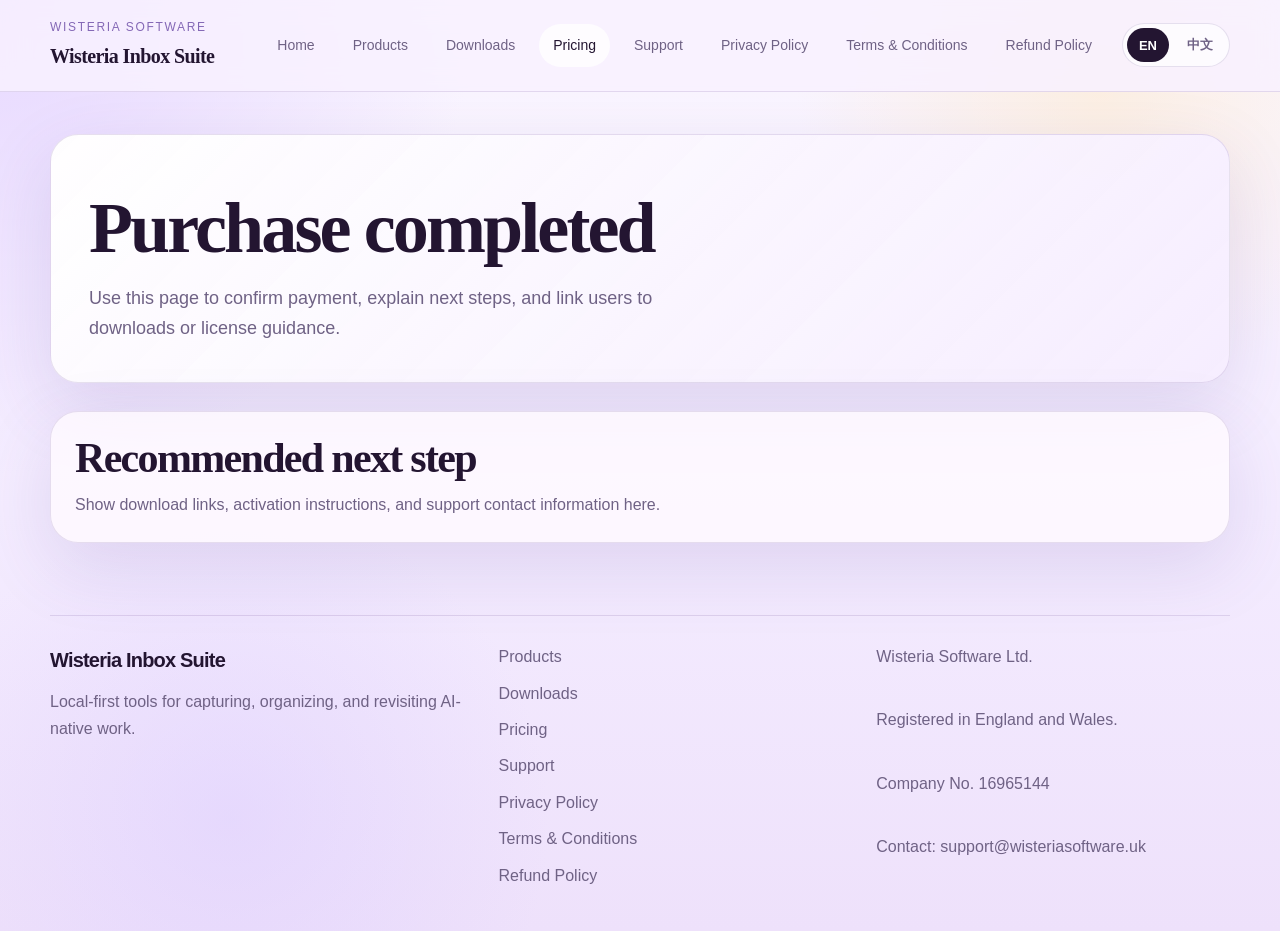
<file: checkout/success/index.html>
<!DOCTYPE html>
<html lang="en">
<head>
  <meta charset="UTF-8" />
  <meta name="viewport" content="width=device-width, initial-scale=1.0" />
  <title>Purchase Complete</title>
  <meta name="description" content="Purchase Complete" />
  <link rel="icon" type="image/svg+xml" href="../../assets/img/wisteria-bloom.svg" />
  <link rel="stylesheet" href="../../assets/css/site.css" />
</head>
<body data-page="pricing" data-root="../.." data-title-key="checkoutSuccess.title" data-description-key="checkoutSuccess.description">
  <div id="site-header"></div>
  <main>
    <div class="shell page-stack">
      <section class="hero-panel page-hero">
        <h1 data-i18n="checkoutSuccess.heroTitle"></h1>
        <p class="lead" data-i18n="checkoutSuccess.heroBody"></p>
      </section>
      <section class="support-card">
        <h2 data-i18n="checkoutSuccess.bodyTitle"></h2>
        <p data-i18n="checkoutSuccess.bodyText"></p>
      </section>
    </div>
  </main>
  <div id="site-footer"></div>
  <script src="../../assets/data/site.config.js"></script>
  <script src="../../assets/data/site.en.js"></script>
  <script src="../../assets/data/site.zh.js"></script>
  <script src="../../assets/js/i18n.js"></script>
  <script src="../../assets/js/site.js"></script>
</body>
</html>
</file>
<file: assets/css/site.css>
:root {
  --bg: #f5efff;
  --bg-strong: #fcf8ff;
  --surface: rgba(255, 250, 255, 0.8);
  --surface-strong: rgba(255, 252, 255, 0.94);
  --ink: #231531;
  --ink-soft: #6f6285;
  --line: rgba(107, 78, 150, 0.16);
  --line-strong: rgba(107, 78, 150, 0.3);
  --accent: #7d4bcc;
  --accent-strong: #6032a9;
  --accent-soft: #eadcff;
  --accent-alt: #b58a2f;
  --success: #4d8976;
  --max: 1180px;
  --radius-lg: 28px;
  --radius-md: 18px;
  --shadow: 0 24px 72px rgba(95, 64, 153, 0.14);
}

* {
  box-sizing: border-box;
}

html {
  scroll-behavior: smooth;
}

body {
  margin: 0;
  color: var(--ink);
  background:
    radial-gradient(circle at top left, rgba(223, 204, 255, 0.72), transparent 30%),
    radial-gradient(circle at 86% 10%, rgba(255, 234, 201, 0.52), transparent 22%),
    radial-gradient(circle at 18% 88%, rgba(214, 198, 255, 0.38), transparent 24%),
    linear-gradient(180deg, #fbf7ff 0%, #f4ecff 55%, #eee1fb 100%);
  font: 16px/1.65 "Segoe UI", "Inter", "Helvetica Neue", Arial, sans-serif;
}

a {
  color: inherit;
  text-decoration: none;
}

img {
  max-width: 100%;
}

.shell {
  width: min(var(--max), calc(100% - 32px));
  margin: 0 auto;
}

.site-header {
  position: sticky;
  top: 0;
  z-index: 30;
  backdrop-filter: blur(14px);
  background: rgba(248, 241, 255, 0.84);
  border-bottom: 1px solid var(--line);
}

.nav-shell {
  display: flex;
  align-items: center;
  justify-content: space-between;
  gap: 20px;
  padding: 18px 0;
}

.brand-lockup {
  display: inline-flex;
  flex-direction: column;
  gap: 2px;
}

.brand-kicker {
  font-size: 12px;
  letter-spacing: 0.14em;
  text-transform: uppercase;
  color: #8468b6;
}

.brand-name {
  font-size: 20px;
  font-weight: 800;
  letter-spacing: -0.03em;
  font-family: Georgia, "Times New Roman", serif;
}

.nav-cluster {
  display: flex;
  align-items: center;
  gap: 16px;
}

.site-nav {
  display: flex;
  align-items: center;
  gap: 10px;
  flex-wrap: wrap;
}

.nav-link {
  padding: 10px 14px;
  border-radius: 999px;
  font-size: 14px;
  color: var(--ink-soft);
}

.nav-link:hover,
.nav-link.is-active {
  color: var(--ink);
  background: rgba(255, 255, 255, 0.78);
}

.lang-switch {
  display: inline-flex;
  gap: 6px;
  padding: 4px;
  border: 1px solid var(--line);
  border-radius: 999px;
  background: rgba(255, 255, 255, 0.68);
}

.lang-btn {
  border: 0;
  border-radius: 999px;
  background: transparent;
  color: var(--ink-soft);
  padding: 8px 12px;
  cursor: pointer;
  font-size: 13px;
  font-weight: 600;
}

.lang-btn.is-active {
  color: #fff;
  background: var(--ink);
}

main {
  padding: 42px 0 72px;
}

.page-stack {
  display: flex;
  flex-direction: column;
  gap: 28px;
}

.hero-grid {
  display: grid;
  grid-template-columns: minmax(0, 1.25fr) minmax(320px, 0.75fr);
  gap: 24px;
  align-items: stretch;
}

.hero-panel,
.hero-sidecard,
.section-panel,
.card,
.legal-card,
.support-card {
  background: var(--surface);
  border: 1px solid var(--line);
  border-radius: var(--radius-lg);
  box-shadow: var(--shadow);
}

.hero-panel {
  padding: 42px;
  background:
    linear-gradient(135deg, rgba(255, 255, 255, 0.86), rgba(243, 233, 255, 0.76)),
    var(--surface);
}

.hero-sidecard {
  padding: 28px;
  background:
    linear-gradient(145deg, rgba(125, 75, 204, 0.22), rgba(181, 138, 47, 0.12)),
    var(--surface-strong);
}

.hero-mark {
  display: flex;
  align-items: center;
  gap: 18px;
  margin-bottom: 6px;
}

.hero-mark-icon {
  width: 88px;
  height: 88px;
  object-fit: contain;
  filter: drop-shadow(0 12px 20px rgba(109, 67, 179, 0.18));
}

.eyebrow {
  display: inline-flex;
  align-items: center;
  gap: 8px;
  padding: 8px 12px;
  border-radius: 999px;
  background: linear-gradient(180deg, #f1e6ff 0%, #e5d3ff 100%);
  color: #6a41af;
  font-size: 12px;
  font-weight: 700;
  letter-spacing: 0.08em;
  text-transform: uppercase;
  box-shadow: inset 0 1px 0 rgba(255, 255, 255, 0.92);
}

h1,
h2,
h3 {
  margin: 0;
  line-height: 1.05;
  letter-spacing: -0.04em;
  font-family: Georgia, "Times New Roman", serif;
}

h1 {
  font-size: clamp(40px, 7vw, 72px);
  margin-top: 18px;
}

h2 {
  font-size: clamp(28px, 4vw, 42px);
}

h3 {
  font-size: 22px;
}

.lead {
  margin: 18px 0 0;
  font-size: 18px;
  color: var(--ink-soft);
  max-width: 62ch;
}

.hero-actions,
.section-actions,
.button-row {
  display: flex;
  flex-wrap: wrap;
  gap: 12px;
  margin-top: 24px;
}

.btn,
.btn-secondary,
.btn-ghost {
  display: inline-flex;
  align-items: center;
  justify-content: center;
  min-height: 48px;
  padding: 0 18px;
  border-radius: 999px;
  font-weight: 700;
  font-size: 14px;
  border: 1px solid transparent;
}

.btn {
  background: linear-gradient(180deg, #8d61dd 0%, #6f42c1 100%);
  color: #fff;
}

.btn:hover {
  background: linear-gradient(180deg, #7f53d3 0%, #6032a9 100%);
}

.btn-secondary {
  color: var(--ink);
  background: rgba(255, 255, 255, 0.84);
  border-color: var(--line-strong);
}

.btn-ghost {
  color: var(--ink-soft);
  background: transparent;
  border-color: var(--line);
}

.metric {
  display: flex;
  flex-direction: column;
  gap: 10px;
  margin-top: 28px;
  padding-top: 24px;
  border-top: 1px solid var(--line);
}

.metric-value {
  font-size: 36px;
  font-weight: 800;
  letter-spacing: -0.06em;
}

.metric-copy,
.muted {
  color: var(--ink-soft);
}

.section-panel {
  padding: 34px;
}

.section-head {
  display: flex;
  justify-content: space-between;
  gap: 20px;
  align-items: end;
  margin-bottom: 22px;
}

.section-copy {
  max-width: 62ch;
  color: var(--ink-soft);
}

.grid-3,
.grid-4,
.legal-grid {
  display: grid;
  gap: 18px;
}

.grid-3 {
  grid-template-columns: repeat(3, minmax(0, 1fr));
}

.grid-4 {
  grid-template-columns: repeat(4, minmax(0, 1fr));
}

.card,
.legal-card,
.support-card {
  padding: 24px;
}

.card-tag,
.slide-tag {
  display: inline-flex;
  align-items: center;
  padding: 6px 10px;
  border-radius: 999px;
  background: rgba(125, 75, 204, 0.12);
  color: #6a41af;
  font-size: 12px;
  font-weight: 700;
  letter-spacing: 0.08em;
  text-transform: uppercase;
}

.card p,
.legal-card p,
.support-card p,
.slide-copy {
  margin: 12px 0 0;
  color: var(--ink-soft);
}

.workflow-index {
  width: 40px;
  height: 40px;
  border-radius: 50%;
  display: inline-flex;
  align-items: center;
  justify-content: center;
  background: linear-gradient(180deg, #efe4ff 0%, #dcc7ff 100%);
  color: #6a41af;
  font-weight: 800;
}

.tour-grid {
  display: grid;
  grid-template-columns: repeat(2, minmax(0, 1fr));
  gap: 18px;
}

.story-card,
.product-showcase {
  display: grid;
  gap: 22px;
  align-items: start;
  padding: 24px;
  border-radius: 24px;
  border: 1px solid var(--line);
  background:
    linear-gradient(180deg, rgba(255, 255, 255, 0.78), rgba(243, 233, 255, 0.72));
}

.story-card.is-wide {
  grid-column: 1 / -1;
  grid-template-columns: minmax(0, 0.84fr) minmax(0, 1.16fr);
}

.story-copy p {
  margin: 12px 0 0;
  color: var(--ink-soft);
}

.product-showcase {
  grid-template-columns: minmax(280px, 0.86fr) minmax(0, 1.14fr);
  margin-top: 18px;
}

.product-showcase:first-of-type {
  margin-top: 0;
}

.compact-list li {
  padding: 8px 0;
}

.demo-surface {
  position: relative;
  padding: 18px;
  border-radius: 24px;
  border: 1px solid rgba(107, 78, 150, 0.14);
  background:
    radial-gradient(circle at top right, rgba(255, 224, 188, 0.38), transparent 26%),
    linear-gradient(145deg, rgba(141, 99, 217, 0.14), rgba(255, 255, 255, 0.92) 55%);
  box-shadow: inset 0 1px 0 rgba(255, 255, 255, 0.84);
}

.demo-window {
  overflow: hidden;
  border-radius: 22px;
  border: 1px solid rgba(107, 78, 150, 0.14);
  background: rgba(255, 255, 255, 0.92);
  box-shadow: 0 22px 40px rgba(95, 64, 153, 0.1);
}

.demo-toolbar,
.demo-sidehead,
.demo-content-head,
.demo-toolbar-actions,
.demo-tabs,
.demo-bubble-row,
.demo-action-row,
.demo-meta-row,
.demo-dots {
  display: flex;
  align-items: center;
  gap: 10px;
}

.demo-toolbar {
  justify-content: space-between;
  padding: 12px 16px;
  border-bottom: 1px solid rgba(107, 78, 150, 0.12);
  background: linear-gradient(180deg, rgba(250, 247, 255, 0.98), rgba(243, 235, 255, 0.78));
}

.demo-toolbar-title,
.demo-heading,
.demo-subtitle,
.demo-rail-title {
  font-family: Georgia, "Times New Roman", serif;
}

.demo-toolbar-title {
  font-size: 18px;
  font-weight: 700;
  letter-spacing: -0.03em;
}

.demo-toolbar-chip,
.demo-pill,
.demo-mini-tab,
.demo-badge,
.demo-meta-chip,
.demo-bubble {
  display: inline-flex;
  align-items: center;
  justify-content: center;
  min-height: 28px;
  padding: 0 12px;
  border-radius: 999px;
  border: 1px solid rgba(107, 78, 150, 0.14);
  background: rgba(255, 255, 255, 0.86);
  color: var(--ink-soft);
  font-size: 12px;
  font-weight: 700;
}

.demo-badge-accent,
.demo-mini-tab.is-active {
  color: #fff;
  background: linear-gradient(180deg, #8d61dd 0%, #6f42c1 100%);
  border-color: transparent;
}

.demo-dots {
  gap: 6px;
}

.demo-dot {
  width: 9px;
  height: 9px;
  border-radius: 50%;
  background: #d6c6f3;
}

.demo-chat-layout,
.demo-local-layout,
.demo-outline-layout {
  display: grid;
}

.demo-chat-layout {
  grid-template-columns: minmax(0, 1.1fr) 280px;
}

.demo-conversation,
.demo-sidepanel,
.demo-main-panel,
.demo-outline-main {
  padding: 18px;
}

.demo-conversation {
  display: grid;
  gap: 14px;
  background: linear-gradient(180deg, rgba(255, 255, 255, 0.92), rgba(245, 238, 255, 0.64));
}

.demo-sidepanel {
  border-left: 1px solid rgba(107, 78, 150, 0.12);
  background: linear-gradient(180deg, rgba(251, 247, 255, 0.96), rgba(242, 234, 255, 0.82));
}

.demo-tabs {
  margin-top: 12px;
}

.demo-card-block,
.demo-summary-card,
.demo-rail-card {
  margin-top: 14px;
  padding: 14px;
  border-radius: 18px;
  border: 1px solid rgba(107, 78, 150, 0.12);
  background: rgba(255, 255, 255, 0.88);
}

.demo-heading {
  font-size: 26px;
  font-weight: 700;
  letter-spacing: -0.04em;
}

.demo-subtitle,
.demo-rail-title,
.demo-filter-label {
  font-size: 12px;
  font-weight: 800;
  letter-spacing: 0.08em;
  text-transform: uppercase;
  color: #6a41af;
}

.demo-filter-label {
  margin-top: 12px;
}

.demo-line {
  height: 10px;
  border-radius: 999px;
  background: linear-gradient(90deg, rgba(123, 92, 180, 0.16), rgba(123, 92, 180, 0.06));
}

.demo-select,
.demo-toc-item {
  margin-top: 8px;
  height: 38px;
  border-radius: 14px;
  border: 1px solid rgba(107, 78, 150, 0.12);
  background: rgba(248, 244, 255, 0.92);
}

.demo-toc-item.is-active,
.demo-number-item.is-active {
  background: rgba(125, 75, 204, 0.16);
  border-color: rgba(125, 75, 204, 0.22);
}

.demo-action-row,
.demo-meta-row {
  flex-wrap: wrap;
  margin-top: 14px;
}

.demo-local-layout {
  grid-template-columns: 240px minmax(0, 1fr);
}

.demo-left-rail {
  display: grid;
  gap: 12px;
  padding: 16px;
  border-right: 1px solid rgba(107, 78, 150, 0.12);
  background: linear-gradient(180deg, rgba(248, 244, 255, 0.92), rgba(243, 236, 255, 0.76));
}

.demo-main-panel {
  display: grid;
  gap: 16px;
}

.demo-content-head {
  justify-content: space-between;
  align-items: start;
}

.demo-image-card,
.demo-image-banner {
  border-radius: 20px;
  border: 1px solid rgba(107, 78, 150, 0.14);
  background:
    radial-gradient(circle at 30% 30%, rgba(216, 198, 255, 0.88), transparent 22%),
    radial-gradient(circle at 68% 22%, rgba(196, 164, 255, 0.8), transparent 18%),
    radial-gradient(circle at 48% 64%, rgba(186, 223, 202, 0.6), transparent 26%),
    linear-gradient(135deg, #f4ebff 0%, #ede1ff 45%, #fffaf4 100%);
}

.demo-image-card {
  min-height: 156px;
}

.demo-image-banner {
  min-height: 120px;
  margin: 14px 0;
}

.demo-outline-layout {
  grid-template-columns: 170px minmax(0, 1fr);
}

.demo-outline-rail {
  padding: 18px 14px;
  border-right: 1px solid rgba(107, 78, 150, 0.12);
  background: linear-gradient(180deg, rgba(248, 244, 255, 0.92), rgba(243, 236, 255, 0.76));
}

.demo-number-item {
  display: flex;
  align-items: center;
  justify-content: center;
  margin-top: 10px;
  height: 40px;
  border-radius: 14px;
  border: 1px solid rgba(107, 78, 150, 0.12);
  background: rgba(255, 255, 255, 0.84);
  color: var(--ink-soft);
  font-weight: 700;
}

.carousel-shell {
  padding: 24px;
  border-radius: var(--radius-lg);
  background: linear-gradient(180deg, rgba(255, 255, 255, 0.68), rgba(239, 228, 255, 0.92));
  border: 1px solid var(--line);
}

.carousel-frame {
  position: relative;
  min-height: 320px;
  overflow: hidden;
}

.carousel-slide {
  display: none;
  grid-template-columns: minmax(0, 1fr) 240px;
  gap: 22px;
  align-items: stretch;
}

.carousel-slide.is-active {
  display: grid;
}

.slide-visual {
  border-radius: 24px;
  min-height: 280px;
  background:
    linear-gradient(145deg, rgba(141, 99, 217, 0.22), rgba(181, 138, 47, 0.14)),
    linear-gradient(180deg, #fffaff 0%, #f0e6ff 100%);
  border: 1px solid rgba(107, 78, 150, 0.12);
  padding: 24px;
  display: flex;
  flex-direction: column;
  justify-content: end;
}

.slide-caption {
  border-radius: 20px;
  background: rgba(255, 255, 255, 0.78);
  border: 1px solid rgba(107, 78, 150, 0.12);
  padding: 16px;
}

.slide-side {
  border-radius: 24px;
  background: rgba(255, 255, 255, 0.72);
  border: 1px solid rgba(107, 78, 150, 0.12);
  padding: 20px;
  display: flex;
  flex-direction: column;
  justify-content: space-between;
}

.slide-title {
  margin-top: 14px;
  font-size: 30px;
}

.carousel-controls {
  margin-top: 18px;
  display: flex;
  align-items: center;
  justify-content: space-between;
  gap: 20px;
}

.carousel-nav {
  display: flex;
  gap: 10px;
}

.icon-btn,
.dot {
  border: 1px solid var(--line-strong);
  background: rgba(255, 255, 255, 0.72);
}

.icon-btn {
  width: 44px;
  height: 44px;
  border-radius: 50%;
  cursor: pointer;
  font-size: 18px;
}

.carousel-dots {
  display: flex;
  gap: 8px;
  align-items: center;
}

.dot {
  width: 12px;
  height: 12px;
  border-radius: 999px;
  padding: 0;
  cursor: pointer;
}

.dot.is-active {
  width: 28px;
  background: var(--accent);
  border-color: var(--accent);
}

.price-block {
  display: flex;
  align-items: baseline;
  gap: 10px;
  margin-top: 16px;
}

.price-stack {
  display: flex;
  flex-direction: column;
  gap: 6px;
}

.price-row {
  display: flex;
  align-items: baseline;
  gap: 10px;
}

.price-original {
  color: var(--ink-soft);
  text-decoration: line-through;
  font-weight: 700;
}

.price-value {
  font-size: 54px;
  font-weight: 900;
  letter-spacing: -0.08em;
}

.list {
  margin: 16px 0 0;
  padding: 0;
  list-style: none;
}

.list li {
  padding: 10px 0;
  border-top: 1px solid var(--line);
}

.site-footer {
  padding: 0 0 42px;
}

.footer-grid {
  display: grid;
  grid-template-columns: 1.2fr 1fr 1fr;
  gap: 24px;
  padding: 28px 0 0;
  border-top: 1px solid var(--line);
}

.footer-brand {
  font-size: 20px;
  font-weight: 800;
  letter-spacing: -0.04em;
}

.footer-copy {
  color: var(--ink-soft);
  margin: 12px 0 0;
}

.footer-links {
  display: grid;
  gap: 10px;
}

.footer-links a {
  color: var(--ink-soft);
}

.footer-meta {
  display: grid;
  gap: 8px;
  color: var(--ink-soft);
}

.page-hero,
.legal-hero {
  padding: 38px;
}

.legal-grid {
  grid-template-columns: repeat(2, minmax(0, 1fr));
}

.notice-strip {
  margin-top: 20px;
  padding: 12px 16px;
  border-radius: 16px;
  background: rgba(125, 75, 204, 0.1);
  color: #6a41af;
  font-size: 14px;
  font-weight: 600;
}

.pricing-table-wrap {
  overflow-x: auto;
  border-radius: 22px;
  border: 1px solid var(--line);
  background: rgba(255, 255, 255, 0.72);
}

.pricing-table {
  width: 100%;
  min-width: 720px;
  border-collapse: collapse;
}

.pricing-table th,
.pricing-table td {
  padding: 16px 18px;
  border-bottom: 1px solid var(--line);
  text-align: left;
}

.pricing-table thead th {
  background: linear-gradient(180deg, rgba(244, 235, 255, 0.96), rgba(238, 226, 255, 0.88));
  color: #6a41af;
  font-size: 13px;
  font-weight: 800;
  letter-spacing: 0.08em;
  text-transform: uppercase;
}

.pricing-table tbody th {
  width: 46%;
  font-weight: 700;
  color: var(--ink);
}

.pricing-table tbody td {
  width: 27%;
  color: var(--ink-soft);
}

.pricing-table tbody tr:last-child th,
.pricing-table tbody tr:last-child td {
  border-bottom: 0;
}

.pricing-table tbody tr:nth-child(even) {
  background: rgba(255, 255, 255, 0.46);
}

@media (max-width: 1040px) {
  .hero-grid,
  .grid-3,
  .grid-4,
  .footer-grid,
  .legal-grid,
  .carousel-slide,
  .tour-grid,
  .story-card.is-wide,
  .product-showcase,
  .demo-chat-layout,
  .demo-local-layout,
  .demo-outline-layout {
    grid-template-columns: 1fr;
  }

  .nav-shell,
  .nav-cluster {
    align-items: flex-start;
    flex-direction: column;
  }
}

@media (max-width: 720px) {
  .hero-panel,
  .hero-sidecard,
  .section-panel,
  .page-hero,
  .legal-hero,
  .card,
  .legal-card,
  .support-card {
    padding: 24px;
  }

  .hero-mark {
    gap: 12px;
  }

  .hero-mark-icon {
    width: 64px;
    height: 64px;
  }

  .story-card,
  .product-showcase {
    padding: 18px;
  }

  .demo-sidepanel,
  .demo-left-rail,
  .demo-outline-rail {
    border-left: 0;
    border-right: 0;
    border-top: 1px solid rgba(107, 78, 150, 0.12);
  }

  h1 {
    font-size: 42px;
  }

  .lead {
    font-size: 16px;
  }

  main {
    padding-top: 24px;
  }
}
</file>
